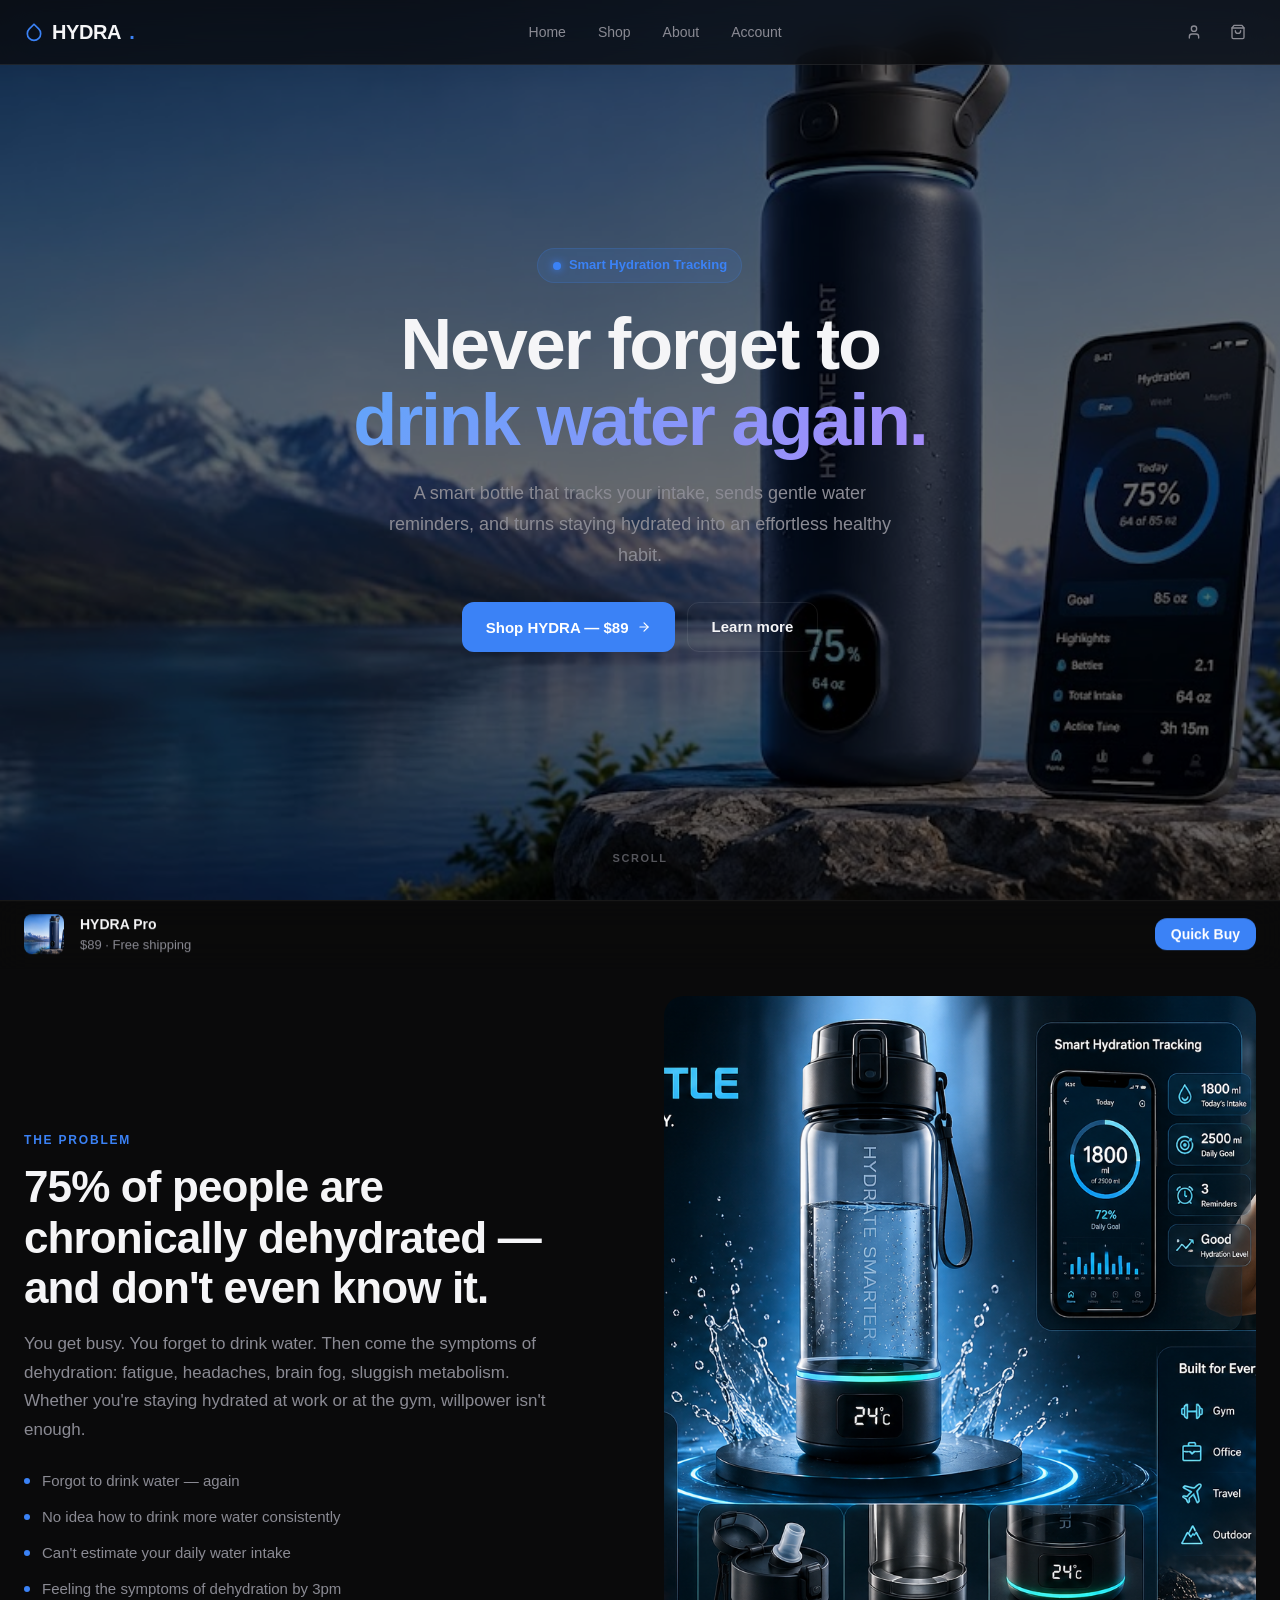
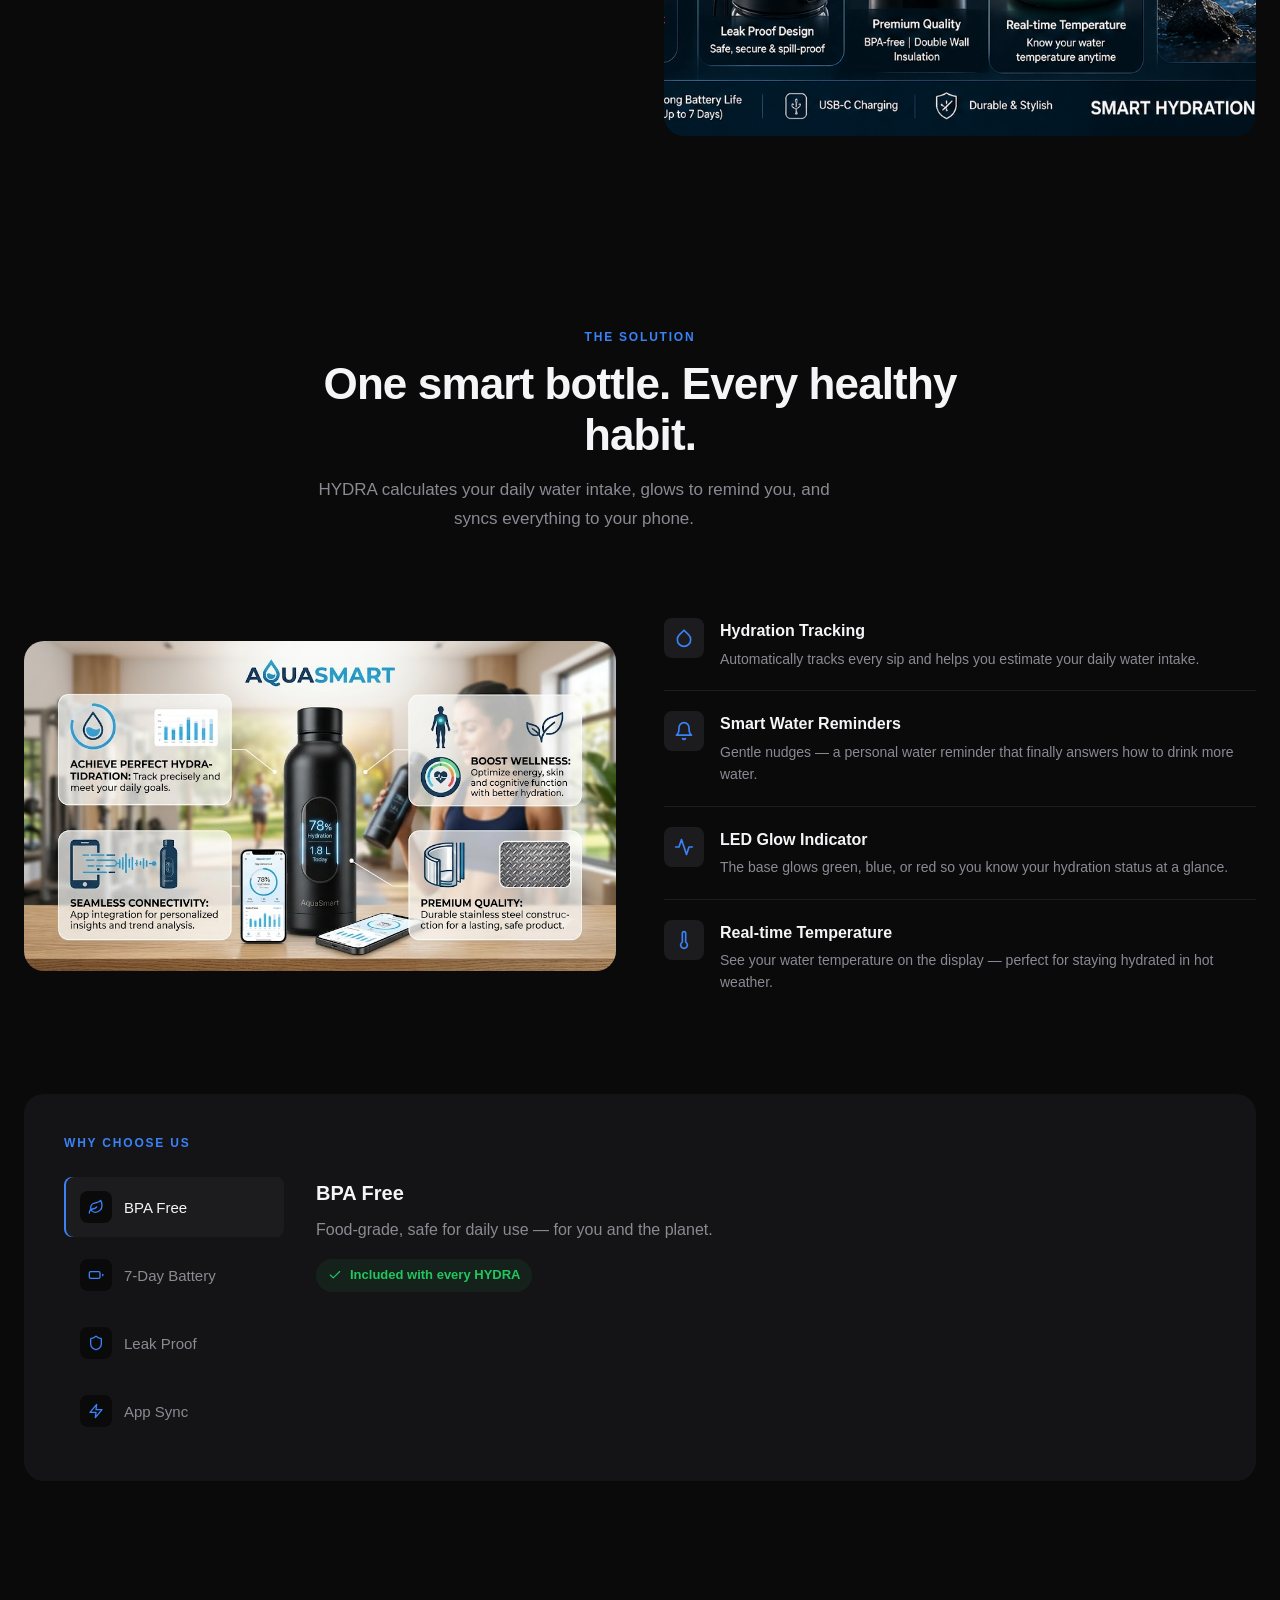
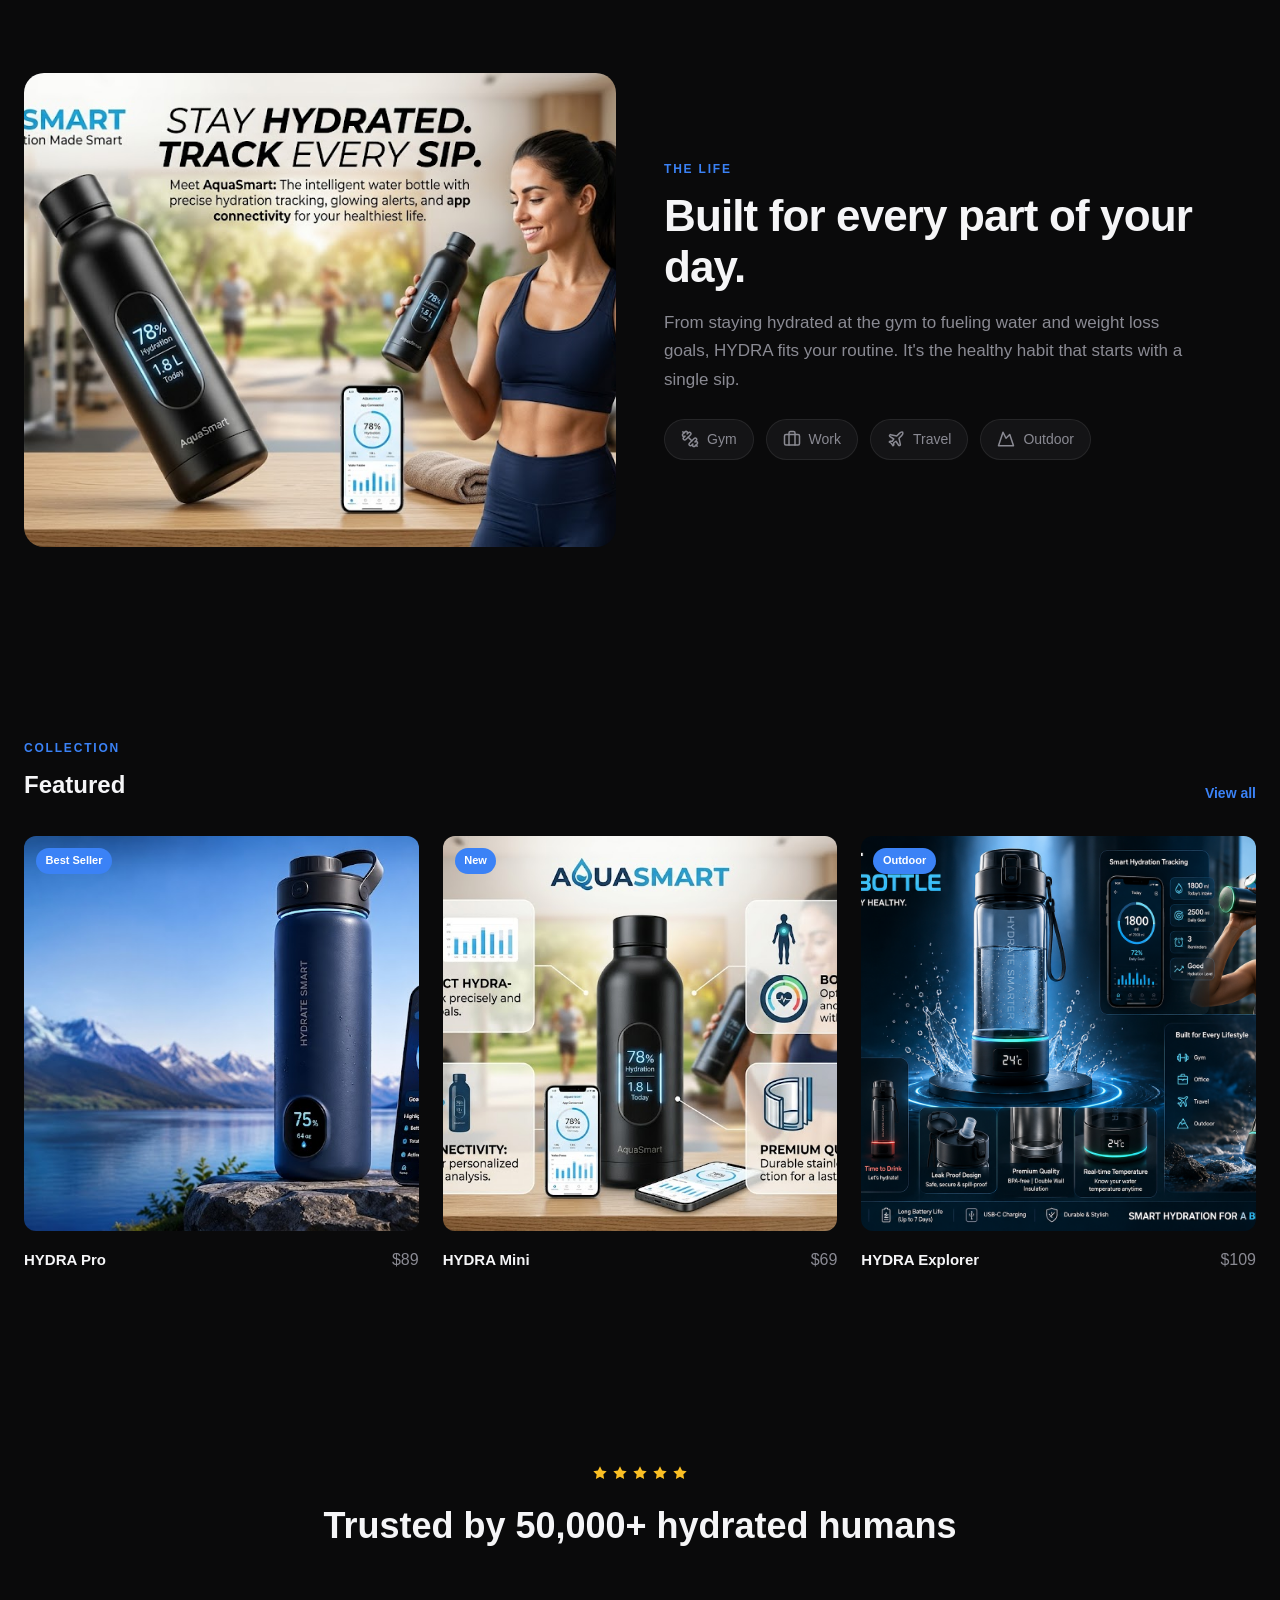
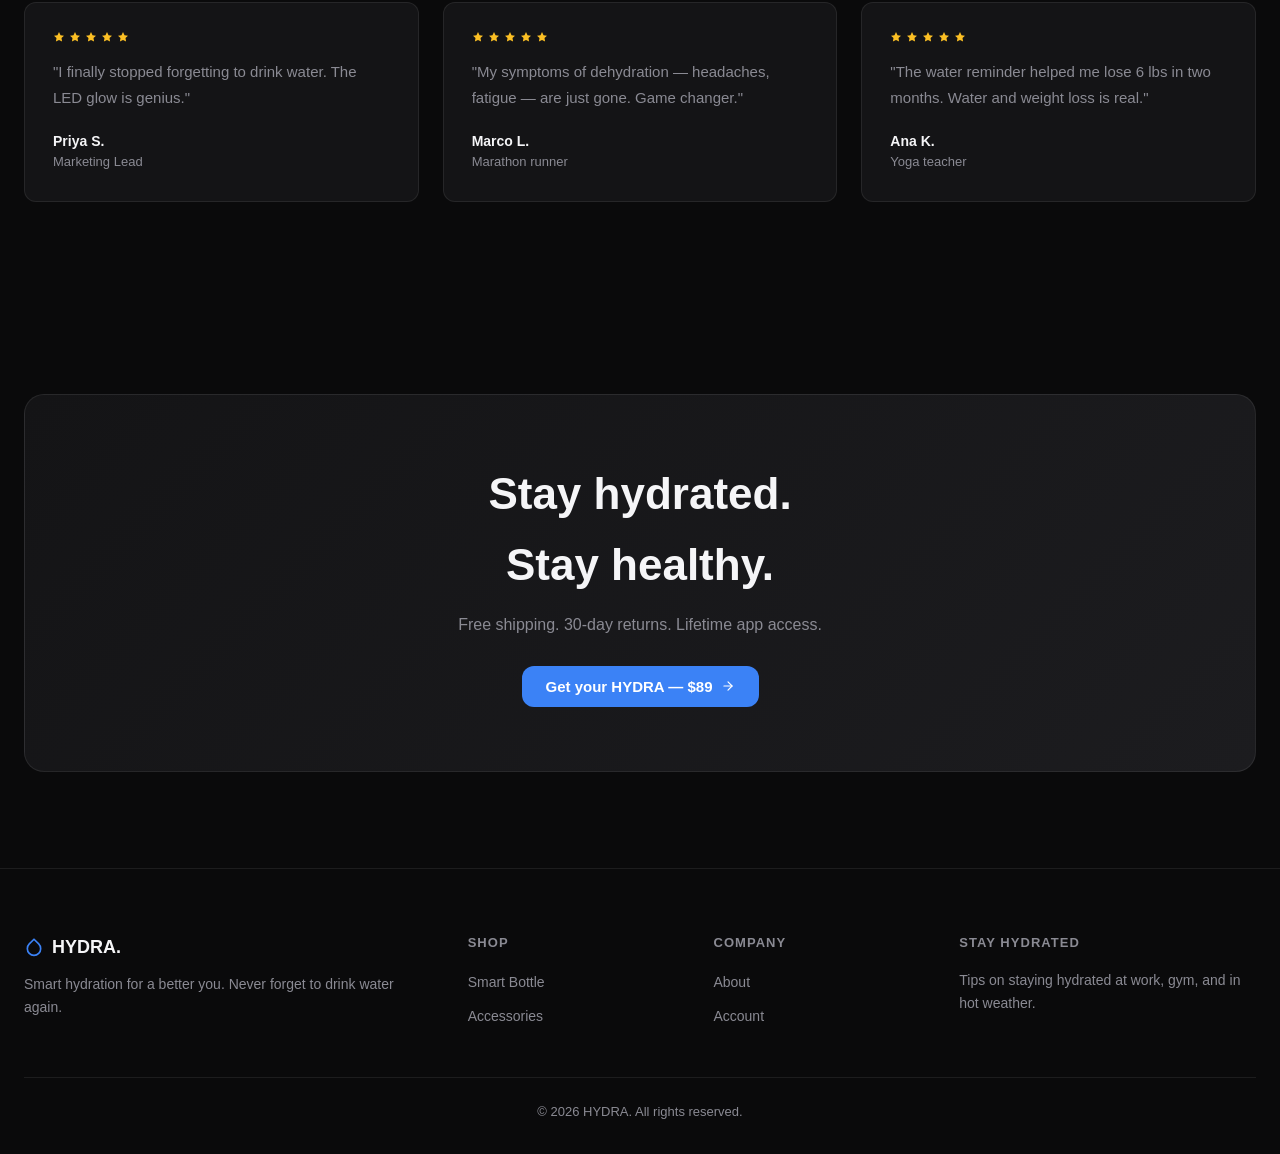
<file: index.html>
<!DOCTYPE html>
<html lang="en">
<head>
<meta charset="UTF-8">
<meta name="viewport" content="width=device-width, initial-scale=1.0">
<title>HYDRA — Smart Water Bottle. Stay Hydrated. Stay Healthy.</title>
<meta name="description" content="Forgot to drink water? HYDRA tracks your intake, sends smart water reminders, and helps you build healthy hydration habits — at work, at the gym, in hot weather.">
<link rel="stylesheet" href="styles.css">
</head>
<body>

<!-- ===================== HEADER ===================== -->
<header class="site-header">
  <div class="nav-inner">
    <a href="index.html" class="brand">
      <svg width="20" height="20" viewBox="0 0 24 24" fill="none" stroke="currentColor" stroke-width="2" stroke-linecap="round" stroke-linejoin="round"><path d="M12 2.69 6.343 8.343a8 8 0 1 0 11.314 0z"/></svg>
      HYDRA<span class="dot">.</span>
    </a>
    <nav class="nav-links">
      <a href="index.html">Home</a>
      <a href="product.html">Shop</a>
      <a href="about.html">About</a>
      <a href="account.html">Account</a>
    </nav>
    <div class="nav-actions">
      <a href="account.html" class="icon-btn account-link" aria-label="Account">
        <svg width="16" height="16" viewBox="0 0 24 24" fill="none" stroke="currentColor" stroke-width="2" stroke-linecap="round" stroke-linejoin="round"><path d="M19 21v-2a4 4 0 0 0-4-4H9a4 4 0 0 0-4 4v2"/><circle cx="12" cy="7" r="4"/></svg>
      </a>
      <button class="icon-btn" data-open-cart aria-label="Cart">
        <svg width="16" height="16" viewBox="0 0 24 24" fill="none" stroke="currentColor" stroke-width="2" stroke-linecap="round" stroke-linejoin="round"><path d="M6 2 3 6v14a2 2 0 0 0 2 2h14a2 2 0 0 0 2-2V6l-3-4Z"/><path d="M3 6h18"/><path d="M16 10a4 4 0 0 1-8 0"/></svg>
        <span class="cart-badge" style="display:none;">0</span>
      </button>
      <button class="icon-btn mobile-menu-btn" aria-label="Menu">
        <svg width="16" height="16" viewBox="0 0 24 24" fill="none" stroke="currentColor" stroke-width="2" stroke-linecap="round" stroke-linejoin="round"><line x1="4" y1="6" x2="20" y2="6"/><line x1="4" y1="12" x2="20" y2="12"/><line x1="4" y1="18" x2="20" y2="18"/></svg>
      </button>
    </div>
  </div>
  <nav class="mobile-nav">
    <a href="index.html">Home</a>
    <a href="product.html">Shop</a>
    <a href="about.html">About</a>
    <a href="account.html">Account</a>
  </nav>
</header>

<!-- ===================== HERO ===================== -->
<section class="hero" id="hero">
  <div class="hero-media" id="hero-media">
    <img src="banner.jpg.jpg" alt="Smart water bottle by a lake — stay hydrated">
  </div>
  <div class="hero-content">
    <div class="hero-badge">
      <span class="pulse-dot"></span>
      Smart Hydration Tracking
    </div>
    <h1 class="hero-title">
      Never forget to<br>
      <span class="grad">drink water again.</span>
    </h1>
    <p class="hero-sub">A smart bottle that tracks your intake, sends gentle water reminders, and turns staying hydrated into an effortless healthy habit.</p>
    <div class="hero-actions">
      <button class="btn btn-primary" data-add-to-cart
        data-id="hydra-pro" data-name="HYDRA Pro Smart Bottle" data-price="89"
        data-image="images/banner.png" data-variant="Midnight Blue · 750ml">
        Shop HYDRA — $89
        <svg width="14" height="14" viewBox="0 0 24 24" fill="none" stroke="currentColor" stroke-width="2" stroke-linecap="round" stroke-linejoin="round"><line x1="5" y1="12" x2="19" y2="12"/><polyline points="12 5 19 12 12 19"/></svg>
      </button>
      <a href="product.html" class="btn btn-outline">Learn more</a>
    </div>
  </div>
  <div class="scroll-hint">SCROLL</div>
</section>

<!-- ===================== PROBLEM ===================== -->
<section class="section">
  <div class="grid-2">
    <div class="reveal">
      <p class="eyebrow">The Problem</p>
      <h2 class="h2">75% of people are chronically dehydrated — and don't even know it.</h2>
      <p class="body-text">You get busy. You forget to drink water. Then come the symptoms of dehydration: fatigue, headaches, brain fog, sluggish metabolism. Whether you're staying hydrated at work or at the gym, willpower isn't enough.</p>
      <ul class="check-list">
        <li><span class="bullet"></span>Forgot to drink water — again</li>
        <li><span class="bullet"></span>No idea how to drink more water consistently</li>
        <li><span class="bullet"></span>Can't estimate your daily water intake</li>
        <li><span class="bullet"></span>Feeling the symptoms of dehydration by 3pm</li>
      </ul>
    </div>
    <div class="reveal" style="transition-delay:0.2s;">
      <div class="rounded-media aspect-4-5">
        <img src="intro.png" alt="Staying hydrated with a smart bottle">
      </div>
    </div>
  </div>
</section>

<!-- ===================== SOLUTION / FEATURES ===================== -->
<section class="section">
  <div class="reveal" style="text-align:center; max-width:42rem; margin:0 auto 4rem;">
    <p class="eyebrow">The Solution</p>
    <h2 class="h2">One smart bottle. Every healthy habit.</h2>
    <p class="body-text">HYDRA calculates your daily water intake, glows to remind you, and syncs everything to your phone.</p>
  </div>

  <div class="grid-2" style="margin-bottom:5rem;">
    <div class="reveal media-card">
      <img src="features.jpg.jpg" alt="Smart bottle features">
    </div>
    <div class="reveal" style="transition-delay:0.15s;">
      <div class="feature-row">
        <div class="feature-icon"><svg width="20" height="20" viewBox="0 0 24 24" fill="none" stroke="currentColor" stroke-width="2" stroke-linecap="round" stroke-linejoin="round"><path d="M12 2.69 6.343 8.343a8 8 0 1 0 11.314 0z"/></svg></div>
        <div><h3>Hydration Tracking</h3><p>Automatically tracks every sip and helps you estimate your daily water intake.</p></div>
      </div>
      <div class="feature-row">
        <div class="feature-icon"><svg width="20" height="20" viewBox="0 0 24 24" fill="none" stroke="currentColor" stroke-width="2" stroke-linecap="round" stroke-linejoin="round"><path d="M6 8a6 6 0 0 1 12 0c0 7 3 9 3 9H3s3-2 3-9"/><path d="M10.3 21a1.94 1.94 0 0 0 3.4 0"/></svg></div>
        <div><h3>Smart Water Reminders</h3><p>Gentle nudges — a personal water reminder that finally answers how to drink more water.</p></div>
      </div>
      <div class="feature-row">
        <div class="feature-icon"><svg width="20" height="20" viewBox="0 0 24 24" fill="none" stroke="currentColor" stroke-width="2" stroke-linecap="round" stroke-linejoin="round"><path d="M22 12h-4l-3 9L9 3l-3 9H2"/></svg></div>
        <div><h3>LED Glow Indicator</h3><p>The base glows green, blue, or red so you know your hydration status at a glance.</p></div>
      </div>
      <div class="feature-row">
        <div class="feature-icon"><svg width="20" height="20" viewBox="0 0 24 24" fill="none" stroke="currentColor" stroke-width="2" stroke-linecap="round" stroke-linejoin="round"><path d="M14 4v10.54a4 4 0 1 1-4 0V4a2 2 0 0 1 4 0Z"/></svg></div>
        <div><h3>Real-time Temperature</h3><p>See your water temperature on the display — perfect for staying hydrated in hot weather.</p></div>
      </div>
    </div>
  </div>

  <!-- Why Choose Us — interactive -->
  <div class="reveal why-choose">
    <p class="eyebrow">Why Choose Us</p>
    <div class="why-grid">
      <div class="why-list" id="why-list">
        <button class="why-item active" data-idx="0">
          <span class="icon-wrap"><svg width="16" height="16" viewBox="0 0 24 24" fill="none" stroke="currentColor" stroke-width="2" stroke-linecap="round" stroke-linejoin="round"><path d="M11 20A7 7 0 0 1 9.8 6.1C15.5 5 17 4.48 19 2c1 2 2 4.18 2 8 0 5.5-4.78 10-10 10Z"/><path d="M2 21c0-3 1.85-5.36 5.08-6C9.5 14.52 12 13 13 12"/></svg></span>
          <span class="label">BPA Free</span>
        </button>
        <button class="why-item" data-idx="1">
          <span class="icon-wrap"><svg width="16" height="16" viewBox="0 0 24 24" fill="none" stroke="currentColor" stroke-width="2" stroke-linecap="round" stroke-linejoin="round"><rect x="2" y="7" width="16" height="10" rx="2"/><line x1="22" y1="11" x2="22" y2="13"/></svg></span>
          <span class="label">7-Day Battery</span>
        </button>
        <button class="why-item" data-idx="2">
          <span class="icon-wrap"><svg width="16" height="16" viewBox="0 0 24 24" fill="none" stroke="currentColor" stroke-width="2" stroke-linecap="round" stroke-linejoin="round"><path d="M20 13c0 5-3.5 7.5-7.66 8.95a1 1 0 0 1-.67-.01C7.5 20.5 4 18 4 13V6a1 1 0 0 1 1-1c2 0 4.5-1.2 6.24-2.72a1.17 1.17 0 0 1 1.52 0C14.51 3.81 17 5 19 5a1 1 0 0 1 1 1z"/></svg></span>
          <span class="label">Leak Proof</span>
        </button>
        <button class="why-item" data-idx="3">
          <span class="icon-wrap"><svg width="16" height="16" viewBox="0 0 24 24" fill="none" stroke="currentColor" stroke-width="2" stroke-linecap="round" stroke-linejoin="round"><polygon points="13 2 3 14 12 14 11 22 21 10 12 10 13 2"/></svg></span>
          <span class="label">App Sync</span>
        </button>
      </div>
      <div class="why-detail" id="why-detail">
        <h3>BPA Free</h3>
        <p>Food-grade, safe for daily use — for you and the planet.</p>
        <div class="included">
          <svg width="14" height="14" viewBox="0 0 24 24" fill="none" stroke="currentColor" stroke-width="2" stroke-linecap="round" stroke-linejoin="round"><polyline points="20 6 9 17 4 12"/></svg>
          Included with every HYDRA
        </div>
      </div>
    </div>
  </div>
</section>

<!-- ===================== LIFESTYLE ===================== -->
<section class="section">
  <div class="grid-2">
    <div class="reveal">
      <div class="rounded-media aspect-5-4">
        <img src="lifestyle.jpg (2).jpg" alt="Woman staying hydrated during yoga">
      </div>
    </div>
    <div class="reveal" style="transition-delay:0.15s;">
      <p class="eyebrow">The Life</p>
      <h2 class="h2">Built for every part of your day.</h2>
      <p class="body-text">From staying hydrated at the gym to fueling water and weight loss goals, HYDRA fits your routine. It's the healthy habit that starts with a single sip.</p>
      <div class="chip-grid">
        <div class="chip"><svg width="18" height="18" viewBox="0 0 24 24" fill="none" stroke="currentColor" stroke-width="2" stroke-linecap="round" stroke-linejoin="round"><path d="M14.4 14.4 9.6 9.6"/><path d="M18.657 21.485a2 2 0 1 1-2.829-2.828l-1.767 1.768a2 2 0 1 1-2.829-2.829l6.364-6.364a2 2 0 1 1 2.829 2.829l-1.768 1.767a2 2 0 1 1 2.828 2.829z"/><path d="m21.5 21.5-1.4-1.4"/><path d="M3.9 3.9 2.5 2.5"/><path d="M6.404 12.768a2 2 0 1 1-2.829-2.829l1.768-1.767a2 2 0 1 1-2.828-2.829l2.828-2.828a2 2 0 1 1 2.829 2.828l1.767-1.768a2 2 0 1 1 2.829 2.829z"/></svg><span>Gym</span></div>
        <div class="chip"><svg width="18" height="18" viewBox="0 0 24 24" fill="none" stroke="currentColor" stroke-width="2" stroke-linecap="round" stroke-linejoin="round"><path d="M16 20V4a2 2 0 0 0-2-2h-4a2 2 0 0 0-2 2v16"/><rect x="2" y="6" width="20" height="14" rx="2"/></svg><span>Work</span></div>
        <div class="chip"><svg width="18" height="18" viewBox="0 0 24 24" fill="none" stroke="currentColor" stroke-width="2" stroke-linecap="round" stroke-linejoin="round"><path d="M17.8 19.2 16 11l3.5-3.5C21 6 21.5 4 21 3c-1-.5-3 0-4.5 1.5L13 8 4.8 6.2c-.5-.1-.9.1-1.1.5l-.3.5c-.2.5-.1 1 .3 1.3L9 12l-2 3H4l-1 1 3 2 2 3 1-1v-3l3-2 3.5 5.3c.3.4.8.5 1.3.3l.5-.2c.4-.3.6-.7.5-1.2z"/></svg><span>Travel</span></div>
        <div class="chip"><svg width="18" height="18" viewBox="0 0 24 24" fill="none" stroke="currentColor" stroke-width="2" stroke-linecap="round" stroke-linejoin="round"><path d="m8 3 4 8 5-5 5 15H2L8 3z"/></svg><span>Outdoor</span></div>
      </div>
    </div>
  </div>
</section>

<!-- ===================== FEATURED COLLECTIONS ===================== -->
<section class="section">
  <div class="reveal section-head">
    <div>
      <p class="eyebrow" style="margin-bottom:0.5rem;">Collection</p>
      <h2>Featured</h2>
    </div>
    <a href="product.html">View all</a>
  </div>
  <div class="grid-3">
    <div class="reveal">
      <a href="product.html" class="product-card">
        <div class="media"><img src="banner.jpg.jpg" alt="HYDRA Pro"><span class="tag-badge">Best Seller</span></div>
        <div class="product-meta"><p>HYDRA Pro</p><p>$89</p></div>
      </a>
    </div>
    <div class="reveal" style="transition-delay:0.1s;">
      <a href="product.html" class="product-card">
        <div class="media"><img src="features.jpg.jpg" alt="HYDRA Mini"><span class="tag-badge">New</span></div>
        <div class="product-meta"><p>HYDRA Mini</p><p>$69</p></div>
      </a>
    </div>
    <div class="reveal" style="transition-delay:0.2s;">
      <a href="product.html" class="product-card">
        <div class="media"><img src="intro.png" alt="HYDRA Explorer"><span class="tag-badge">Outdoor</span></div>
        <div class="product-meta"><p>HYDRA Explorer</p><p>$109</p></div>
      </a>
    </div>
  </div>
</section>

<!-- ===================== SOCIAL PROOF ===================== -->
<section class="section">
  <div class="reveal testi-head">
    <div class="stars">
      <svg width="16" height="16" viewBox="0 0 24 24"><polygon points="12 2 15.09 8.26 22 9.27 17 14.14 18.18 21.02 12 17.77 5.82 21.02 7 14.14 2 9.27 8.91 8.26 12 2"/></svg>
      <svg width="16" height="16" viewBox="0 0 24 24"><polygon points="12 2 15.09 8.26 22 9.27 17 14.14 18.18 21.02 12 17.77 5.82 21.02 7 14.14 2 9.27 8.91 8.26 12 2"/></svg>
      <svg width="16" height="16" viewBox="0 0 24 24"><polygon points="12 2 15.09 8.26 22 9.27 17 14.14 18.18 21.02 12 17.77 5.82 21.02 7 14.14 2 9.27 8.91 8.26 12 2"/></svg>
      <svg width="16" height="16" viewBox="0 0 24 24"><polygon points="12 2 15.09 8.26 22 9.27 17 14.14 18.18 21.02 12 17.77 5.82 21.02 7 14.14 2 9.27 8.91 8.26 12 2"/></svg>
      <svg width="16" height="16" viewBox="0 0 24 24"><polygon points="12 2 15.09 8.26 22 9.27 17 14.14 18.18 21.02 12 17.77 5.82 21.02 7 14.14 2 9.27 8.91 8.26 12 2"/></svg>
    </div>
    <h2>Trusted by 50,000+ hydrated humans</h2>
  </div>
  <div class="grid-3">
    <div class="reveal testi-card">
      <div class="stars">
        <svg width="12" height="12" viewBox="0 0 24 24"><polygon points="12 2 15.09 8.26 22 9.27 17 14.14 18.18 21.02 12 17.77 5.82 21.02 7 14.14 2 9.27 8.91 8.26 12 2"/></svg>
        <svg width="12" height="12" viewBox="0 0 24 24"><polygon points="12 2 15.09 8.26 22 9.27 17 14.14 18.18 21.02 12 17.77 5.82 21.02 7 14.14 2 9.27 8.91 8.26 12 2"/></svg>
        <svg width="12" height="12" viewBox="0 0 24 24"><polygon points="12 2 15.09 8.26 22 9.27 17 14.14 18.18 21.02 12 17.77 5.82 21.02 7 14.14 2 9.27 8.91 8.26 12 2"/></svg>
        <svg width="12" height="12" viewBox="0 0 24 24"><polygon points="12 2 15.09 8.26 22 9.27 17 14.14 18.18 21.02 12 17.77 5.82 21.02 7 14.14 2 9.27 8.91 8.26 12 2"/></svg>
        <svg width="12" height="12" viewBox="0 0 24 24"><polygon points="12 2 15.09 8.26 22 9.27 17 14.14 18.18 21.02 12 17.77 5.82 21.02 7 14.14 2 9.27 8.91 8.26 12 2"/></svg>
      </div>
      <p class="quote">"I finally stopped forgetting to drink water. The LED glow is genius."</p>
      <div class="who"><p class="name">Priya S.</p><p class="role">Marketing Lead</p></div>
    </div>
    <div class="reveal testi-card" style="transition-delay:0.1s;">
      <div class="stars">
        <svg width="12" height="12" viewBox="0 0 24 24"><polygon points="12 2 15.09 8.26 22 9.27 17 14.14 18.18 21.02 12 17.77 5.82 21.02 7 14.14 2 9.27 8.91 8.26 12 2"/></svg>
        <svg width="12" height="12" viewBox="0 0 24 24"><polygon points="12 2 15.09 8.26 22 9.27 17 14.14 18.18 21.02 12 17.77 5.82 21.02 7 14.14 2 9.27 8.91 8.26 12 2"/></svg>
        <svg width="12" height="12" viewBox="0 0 24 24"><polygon points="12 2 15.09 8.26 22 9.27 17 14.14 18.18 21.02 12 17.77 5.82 21.02 7 14.14 2 9.27 8.91 8.26 12 2"/></svg>
        <svg width="12" height="12" viewBox="0 0 24 24"><polygon points="12 2 15.09 8.26 22 9.27 17 14.14 18.18 21.02 12 17.77 5.82 21.02 7 14.14 2 9.27 8.91 8.26 12 2"/></svg>
        <svg width="12" height="12" viewBox="0 0 24 24"><polygon points="12 2 15.09 8.26 22 9.27 17 14.14 18.18 21.02 12 17.77 5.82 21.02 7 14.14 2 9.27 8.91 8.26 12 2"/></svg>
      </div>
      <p class="quote">"My symptoms of dehydration — headaches, fatigue — are just gone. Game changer."</p>
      <div class="who"><p class="name">Marco L.</p><p class="role">Marathon runner</p></div>
    </div>
    <div class="reveal testi-card" style="transition-delay:0.2s;">
      <div class="stars">
        <svg width="12" height="12" viewBox="0 0 24 24"><polygon points="12 2 15.09 8.26 22 9.27 17 14.14 18.18 21.02 12 17.77 5.82 21.02 7 14.14 2 9.27 8.91 8.26 12 2"/></svg>
        <svg width="12" height="12" viewBox="0 0 24 24"><polygon points="12 2 15.09 8.26 22 9.27 17 14.14 18.18 21.02 12 17.77 5.82 21.02 7 14.14 2 9.27 8.91 8.26 12 2"/></svg>
        <svg width="12" height="12" viewBox="0 0 24 24"><polygon points="12 2 15.09 8.26 22 9.27 17 14.14 18.18 21.02 12 17.77 5.82 21.02 7 14.14 2 9.27 8.91 8.26 12 2"/></svg>
        <svg width="12" height="12" viewBox="0 0 24 24"><polygon points="12 2 15.09 8.26 22 9.27 17 14.14 18.18 21.02 12 17.77 5.82 21.02 7 14.14 2 9.27 8.91 8.26 12 2"/></svg>
        <svg width="12" height="12" viewBox="0 0 24 24"><polygon points="12 2 15.09 8.26 22 9.27 17 14.14 18.18 21.02 12 17.77 5.82 21.02 7 14.14 2 9.27 8.91 8.26 12 2"/></svg>
      </div>
      <p class="quote">"The water reminder helped me lose 6 lbs in two months. Water and weight loss is real."</p>
      <div class="who"><p class="name">Ana K.</p><p class="role">Yoga teacher</p></div>
    </div>
  </div>
</section>

<!-- ===================== FINAL CTA ===================== -->
<section class="section">
  <div class="reveal cta-box">
    <h2>Stay hydrated.<br>Stay healthy.</h2>
    <p>Free shipping. 30-day returns. Lifetime app access.</p>
    <button class="btn btn-primary" data-add-to-cart
      data-id="hydra-pro" data-name="HYDRA Pro Smart Bottle" data-price="89"
      data-image="banner.jpg.jpg" data-variant="Midnight Blue · 750ml">
      Get your HYDRA — $89
      <svg width="14" height="14" viewBox="0 0 24 24" fill="none" stroke="currentColor" stroke-width="2" stroke-linecap="round" stroke-linejoin="round"><line x1="5" y1="12" x2="19" y2="12"/><polyline points="12 5 19 12 12 19"/></svg>
    </button>
  </div>
</section>

<!-- ===================== STICKY QUICK BUY ===================== -->
<div class="quick-buy" id="quick-buy">
  <img src="banner.jpg.jpg" alt="">
  <div class="info"><p>HYDRA Pro</p><p>$89 · Free shipping</p></div>
  <button class="btn btn-primary btn-sm" data-add-to-cart
    data-id="hydra-pro" data-name="HYDRA Pro Smart Bottle" data-price="89"
    data-image="banner.jpg" data-variant="Midnight Blue · 750ml">
    Quick Buy
  </button>
</div>

<!-- ===================== FOOTER ===================== -->
<footer class="site-footer">
  <div class="footer-grid">
    <div class="footer-col">
      <div class="footer-brand">
        <svg width="20" height="20" viewBox="0 0 24 24" fill="none" stroke="currentColor" stroke-width="2" stroke-linecap="round" stroke-linejoin="round"><path d="M12 2.69 6.343 8.343a8 8 0 1 0 11.314 0z"/></svg>
        HYDRA.
      </div>
      <p class="text-muted" style="font-size:0.875rem;">Smart hydration for a better you. Never forget to drink water again.</p>
    </div>
    <div class="footer-col">
      <h4>Shop</h4>
      <ul><li><a href="product.html">Smart Bottle</a></li><li><a href="product.html">Accessories</a></li></ul>
    </div>
    <div class="footer-col">
      <h4>Company</h4>
      <ul><li><a href="about.html">About</a></li><li><a href="account.html">Account</a></li></ul>
    </div>
    <div class="footer-col">
      <h4>Stay hydrated</h4>
      <p class="text-muted" style="font-size:0.875rem;">Tips on staying hydrated at work, gym, and in hot weather.</p>
    </div>
  </div>
  <div class="footer-bottom">© <span id="year"></span> HYDRA. All rights reserved.</div>
</footer>

<!-- ===================== CART DRAWER ===================== -->
<div class="overlay" data-close-cart></div>
<aside class="cart-drawer">
  <div class="cart-drawer-head">
    <h3>Your Cart</h3>
    <button class="icon-btn" data-close-cart aria-label="Close cart">
      <svg width="16" height="16" viewBox="0 0 24 24" fill="none" stroke="currentColor" stroke-width="2" stroke-linecap="round" stroke-linejoin="round"><line x1="18" y1="6" x2="6" y2="18"/><line x1="6" y1="6" x2="18" y2="18"/></svg>
    </button>
  </div>
  <div class="cart-items"></div>
  <div class="cart-footer" style="display:none;">
    <div class="cart-subtotal"><span>Subtotal</span><span>$0.00</span></div>
    <a href="checkout.html" class="btn btn-primary btn-block">Checkout</a>
  </div>
</aside>

<script src="main.js"></script>
<script>
  document.getElementById("year").textContent = new Date().getFullYear();

  // Hero parallax
  const heroMedia = document.getElementById("hero-media");
  const hero = document.getElementById("hero");
  window.addEventListener("scroll", () => {
    const rect = hero.getBoundingClientRect();
    const progress = Math.min(Math.max(-rect.top / hero.offsetHeight, 0), 1);
    const y = progress * 40;
    const scale = 1 + progress * 0.15;
    heroMedia.style.transform = `translateY(${y}%) scale(${scale})`;
    heroMedia.style.opacity = Math.max(1 - progress / 0.8, 0);
  }, { passive: true });

  // Quick buy sticky bar
  const quickBuy = document.getElementById("quick-buy");
  function updateQuickBuy() {
    const show = window.scrollY > 900 && Cart.count() === 0;
    quickBuy.classList.toggle("show", show);
  }
  window.addEventListener("scroll", updateQuickBuy, { passive: true });
  document.addEventListener("cart:change", updateQuickBuy);
  updateQuickBuy();

  // Why Choose Us interactive widget
  const whyData = [
    { title: "BPA Free", body: "Food-grade, safe for daily use — for you and the planet.",
      icon: '<svg width="16" height="16" viewBox="0 0 24 24" fill="none" stroke="currentColor" stroke-width="2" stroke-linecap="round" stroke-linejoin="round"><path d="M11 20A7 7 0 0 1 9.8 6.1C15.5 5 17 4.48 19 2c1 2 2 4.18 2 8 0 5.5-4.78 10-10 10Z"/><path d="M2 21c0-3 1.85-5.36 5.08-6C9.5 14.52 12 13 13 12"/></svg>' },
    { title: "7-Day Battery", body: "One USB-C charge lasts a full week of tracking.",
      icon: '<svg width="16" height="16" viewBox="0 0 24 24" fill="none" stroke="currentColor" stroke-width="2" stroke-linecap="round" stroke-linejoin="round"><rect x="2" y="7" width="16" height="10" rx="2"/><line x1="22" y1="11" x2="22" y2="13"/></svg>' },
    { title: "Leak Proof", body: "Double-lock lid engineered for backpacks and gym bags.",
      icon: '<svg width="16" height="16" viewBox="0 0 24 24" fill="none" stroke="currentColor" stroke-width="2" stroke-linecap="round" stroke-linejoin="round"><path d="M20 13c0 5-3.5 7.5-7.66 8.95a1 1 0 0 1-.67-.01C7.5 20.5 4 18 4 13V6a1 1 0 0 1 1-1c2 0 4.5-1.2 6.24-2.72a1.17 1.17 0 0 1 1.52 0C14.51 3.81 17 5 19 5a1 1 0 0 1 1 1z"/></svg>' },
    { title: "App Sync", body: "Personalized goals to calculate your daily water intake.",
      icon: '<svg width="16" height="16" viewBox="0 0 24 24" fill="none" stroke="currentColor" stroke-width="2" stroke-linecap="round" stroke-linejoin="round"><polygon points="13 2 3 14 12 14 11 22 21 10 12 10 13 2"/></svg>' },
  ];
  const whyItems = document.querySelectorAll(".why-item");
  const whyDetail = document.getElementById("why-detail");
  function setWhyActive(idx) {
    whyItems.forEach((el, i) => el.classList.toggle("active", i === idx));
    const d = whyData[idx];
    whyDetail.innerHTML = `
      <h3>${d.title}</h3>
      <p>${d.body}</p>
      <div class="included">
        <svg width="14" height="14" viewBox="0 0 24 24" fill="none" stroke="currentColor" stroke-width="2" stroke-linecap="round" stroke-linejoin="round"><polyline points="20 6 9 17 4 12"/></svg>
        Included with every HYDRA
      </div>`;
  }
  whyItems.forEach((el, i) => {
    el.addEventListener("mouseenter", () => setWhyActive(i));
    el.addEventListener("click", () => setWhyActive(i));
  });
</script>
</body>
</html>
</file>
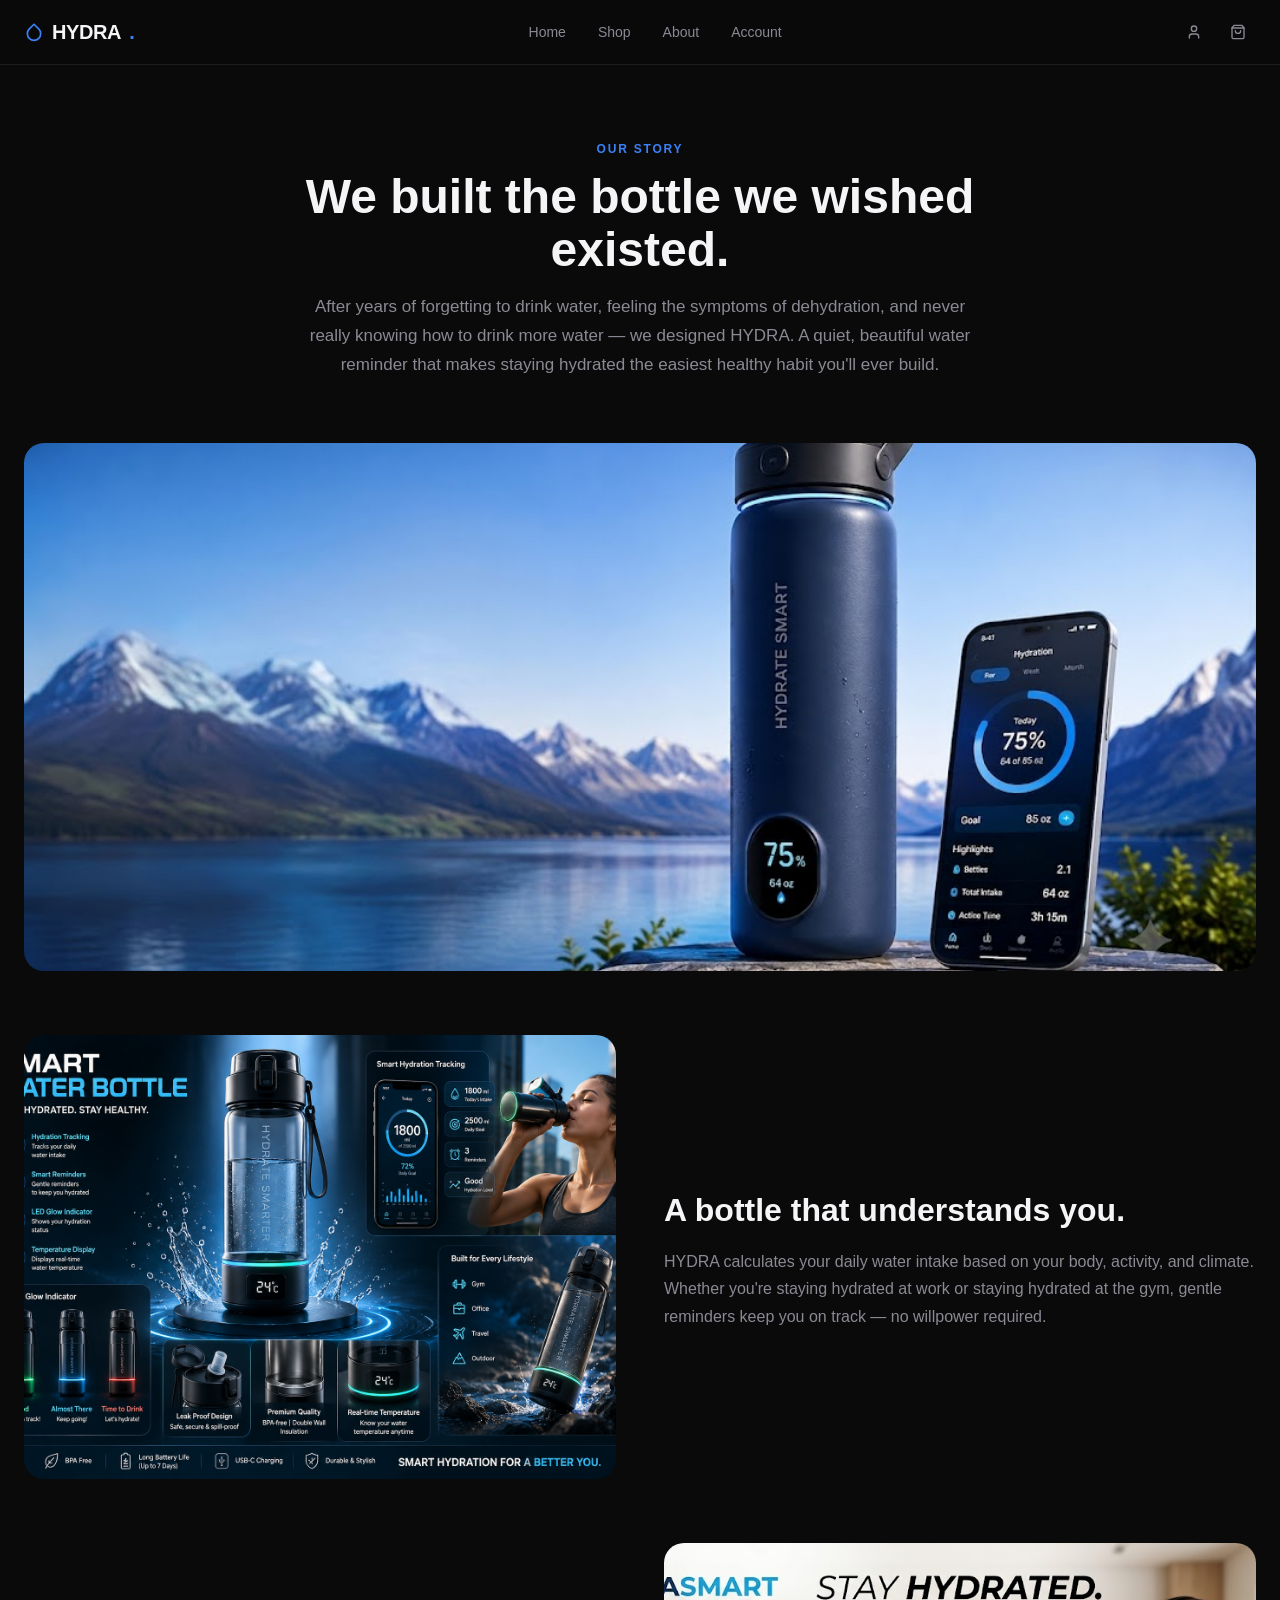
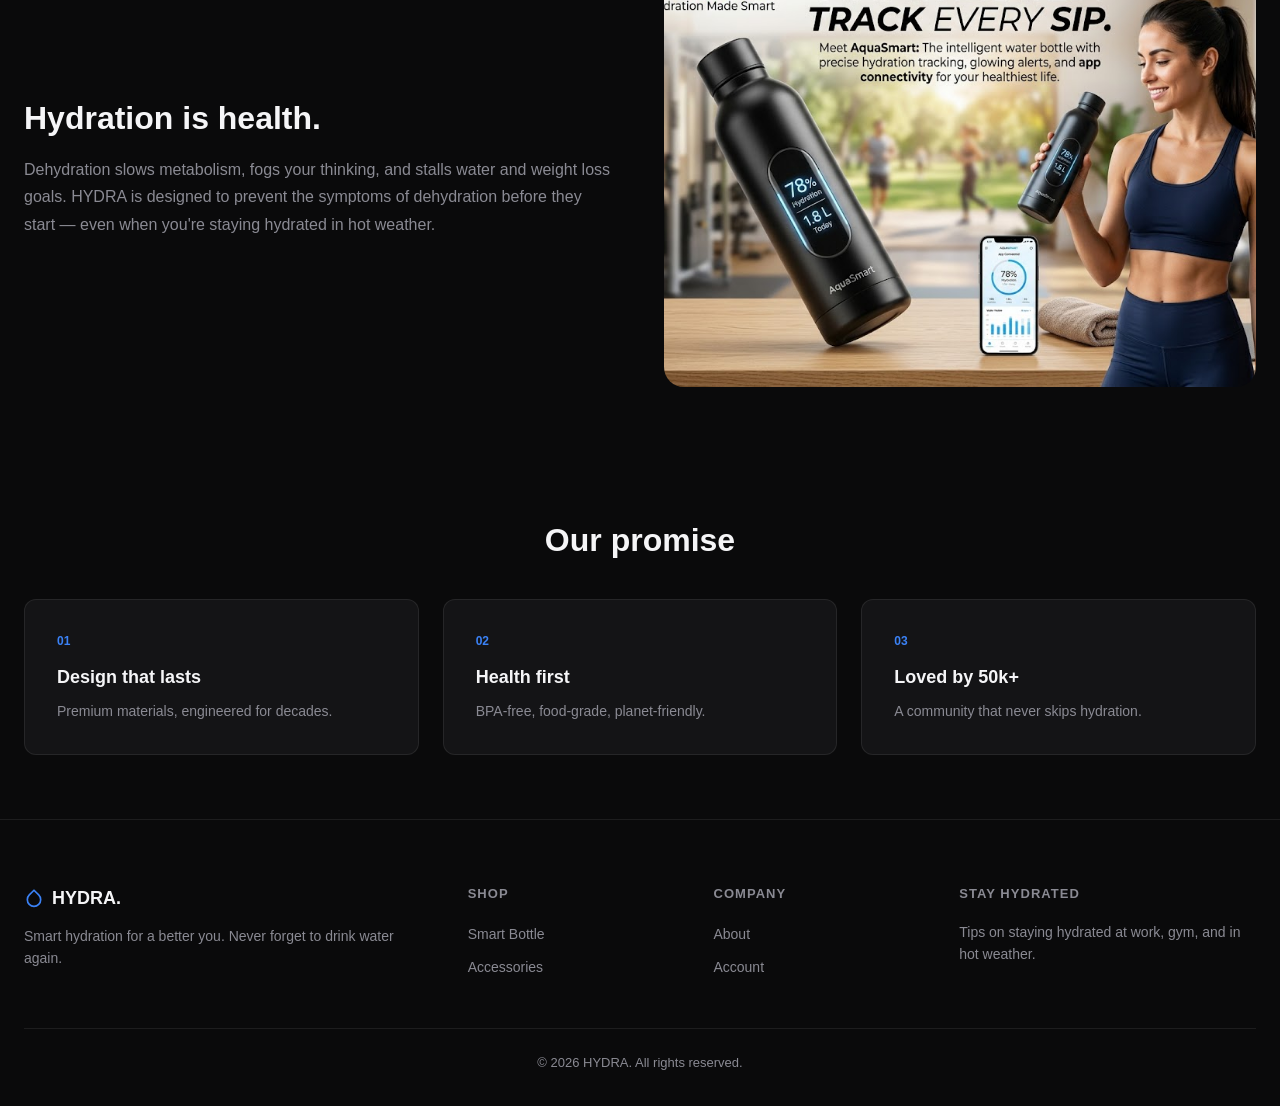
<file: about.html>
<!DOCTYPE html>
<html lang="en">
<head>
<meta charset="UTF-8">
<meta name="viewport" content="width=device-width, initial-scale=1.0">
<title>About HYDRA — Our Vision for Healthy Habits</title>
<meta name="description" content="HYDRA builds smart bottles that turn staying hydrated into an effortless healthy habit — from work to gym, in every climate.">
<link rel="stylesheet" href="styles.css">
</head>
<body>

<header class="site-header">
  <div class="nav-inner">
    <a href="index.html" class="brand">
      <svg width="20" height="20" viewBox="0 0 24 24" fill="none" stroke="currentColor" stroke-width="2" stroke-linecap="round" stroke-linejoin="round"><path d="M12 2.69 6.343 8.343a8 8 0 1 0 11.314 0z"/></svg>
      HYDRA<span class="dot">.</span>
    </a>
    <nav class="nav-links">
      <a href="index.html">Home</a>
      <a href="product.html">Shop</a>
      <a href="about.html">About</a>
      <a href="account.html">Account</a>
    </nav>
    <div class="nav-actions">
      <a href="account.html" class="icon-btn account-link" aria-label="Account">
        <svg width="16" height="16" viewBox="0 0 24 24" fill="none" stroke="currentColor" stroke-width="2" stroke-linecap="round" stroke-linejoin="round"><path d="M19 21v-2a4 4 0 0 0-4-4H9a4 4 0 0 0-4 4v2"/><circle cx="12" cy="7" r="4"/></svg>
      </a>
      <button class="icon-btn" data-open-cart aria-label="Cart">
        <svg width="16" height="16" viewBox="0 0 24 24" fill="none" stroke="currentColor" stroke-width="2" stroke-linecap="round" stroke-linejoin="round"><path d="M6 2 3 6v14a2 2 0 0 0 2 2h14a2 2 0 0 0 2-2V6l-3-4Z"/><path d="M3 6h18"/><path d="M16 10a4 4 0 0 1-8 0"/></svg>
        <span class="cart-badge" style="display:none;">0</span>
      </button>
      <button class="icon-btn mobile-menu-btn" aria-label="Menu">
        <svg width="16" height="16" viewBox="0 0 24 24" fill="none" stroke="currentColor" stroke-width="2" stroke-linecap="round" stroke-linejoin="round"><line x1="4" y1="6" x2="20" y2="6"/><line x1="4" y1="12" x2="20" y2="12"/><line x1="4" y1="18" x2="20" y2="18"/></svg>
      </button>
    </div>
  </div>
  <nav class="mobile-nav">
    <a href="index.html">Home</a>
    <a href="product.html">Shop</a>
    <a href="about.html">About</a>
    <a href="account.html">Account</a>
  </nav>
</header>

<section class="about-hero">
  <p class="eyebrow">Our Story</p>
  <h1>We built the bottle we wished existed.</h1>
  <p>After years of forgetting to drink water, feeling the symptoms of dehydration, and never really knowing how to drink more water — we designed HYDRA. A quiet, beautiful water reminder that makes staying hydrated the easiest healthy habit you'll ever build.</p>
</section>

<section class="about-banner">
  <div class="rounded-media aspect-21-9">
    <img src="banner.jpg.jpg" alt="Smart hydration lifestyle">
  </div>
</section>

<section class="about-split">
  <img src="intro.png" alt="Staying hydrated at work">
  <div>
    <h2>A bottle that understands you.</h2>
    <p>HYDRA calculates your daily water intake based on your body, activity, and climate. Whether you're staying hydrated at work or staying hydrated at the gym, gentle reminders keep you on track — no willpower required.</p>
  </div>
</section>

<section class="about-split reverse">
  <div class="img-col"><img src="lifestyle.jpg (2).jpg" alt="Hydration for wellness"></div>
  <div>
    <h2>Hydration is health.</h2>
    <p>Dehydration slows metabolism, fogs your thinking, and stalls water and weight loss goals. HYDRA is designed to prevent the symptoms of dehydration before they start — even when you're staying hydrated in hot weather.</p>
  </div>
</section>

<section class="promise-section">
  <h2>Our promise</h2>
  <div class="promise-grid">
    <div class="promise-card">
      <p class="num">01</p>
      <h3>Design that lasts</h3>
      <p>Premium materials, engineered for decades.</p>
    </div>
    <div class="promise-card">
      <p class="num">02</p>
      <h3>Health first</h3>
      <p>BPA-free, food-grade, planet-friendly.</p>
    </div>
    <div class="promise-card">
      <p class="num">03</p>
      <h3>Loved by 50k+</h3>
      <p>A community that never skips hydration.</p>
    </div>
  </div>
</section>

<footer class="site-footer">
  <div class="footer-grid">
    <div class="footer-col">
      <div class="footer-brand">
        <svg width="20" height="20" viewBox="0 0 24 24" fill="none" stroke="currentColor" stroke-width="2" stroke-linecap="round" stroke-linejoin="round"><path d="M12 2.69 6.343 8.343a8 8 0 1 0 11.314 0z"/></svg>
        HYDRA.
      </div>
      <p class="text-muted" style="font-size:0.875rem;">Smart hydration for a better you. Never forget to drink water again.</p>
    </div>
    <div class="footer-col">
      <h4>Shop</h4>
      <ul><li><a href="product.html">Smart Bottle</a></li><li><a href="product.html">Accessories</a></li></ul>
    </div>
    <div class="footer-col">
      <h4>Company</h4>
      <ul><li><a href="about.html">About</a></li><li><a href="account.html">Account</a></li></ul>
    </div>
    <div class="footer-col">
      <h4>Stay hydrated</h4>
      <p class="text-muted" style="font-size:0.875rem;">Tips on staying hydrated at work, gym, and in hot weather.</p>
    </div>
  </div>
  <div class="footer-bottom">© <span id="year"></span> HYDRA. All rights reserved.</div>
</footer>

<div class="overlay" data-close-cart></div>
<aside class="cart-drawer">
  <div class="cart-drawer-head">
    <h3>Your Cart</h3>
    <button class="icon-btn" data-close-cart aria-label="Close cart">
      <svg width="16" height="16" viewBox="0 0 24 24" fill="none" stroke="currentColor" stroke-width="2" stroke-linecap="round" stroke-linejoin="round"><line x1="18" y1="6" x2="6" y2="18"/><line x1="6" y1="6" x2="18" y2="18"/></svg>
    </button>
  </div>
  <div class="cart-items"></div>
  <div class="cart-footer" style="display:none;">
    <div class="cart-subtotal"><span>Subtotal</span><span>$0.00</span></div>
    <a href="checkout.html" class="btn btn-primary btn-block">Checkout</a>
  </div>
</aside>

<script src="main.js"></script>
<script>document.getElementById("year").textContent = new Date().getFullYear();</script>
</body>
</html>
</file>
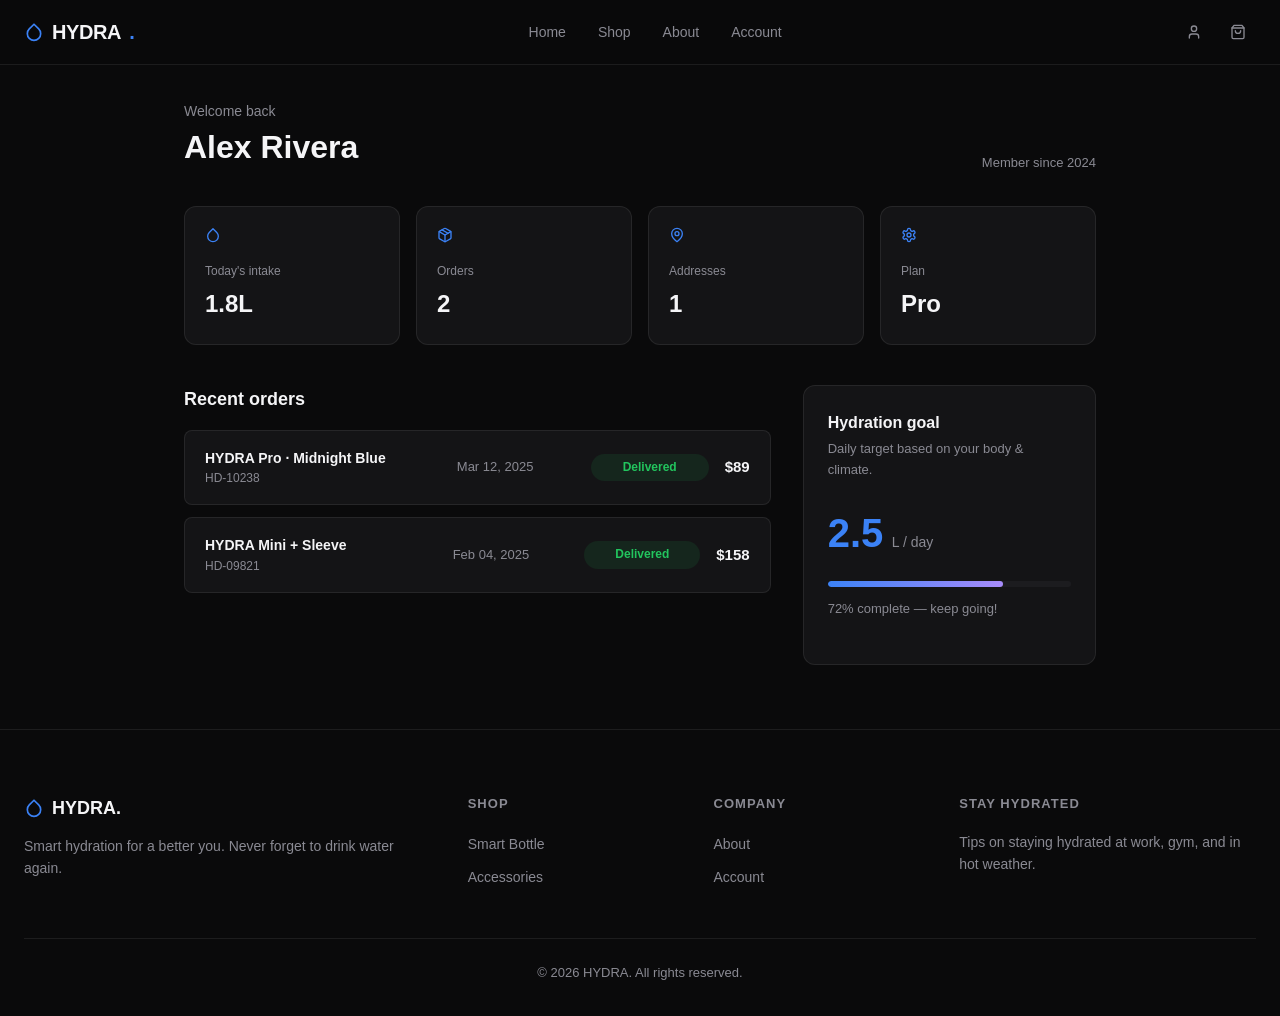
<file: account.html>
<!DOCTYPE html>
<html lang="en">
<head>
<meta charset="UTF-8">
<meta name="viewport" content="width=device-width, initial-scale=1.0">
<title>My Account — HYDRA</title>
<link rel="stylesheet" href="styles.css">
</head>
<body>

<header class="site-header">
  <div class="nav-inner">
    <a href="index.html" class="brand">
      <svg width="20" height="20" viewBox="0 0 24 24" fill="none" stroke="currentColor" stroke-width="2" stroke-linecap="round" stroke-linejoin="round"><path d="M12 2.69 6.343 8.343a8 8 0 1 0 11.314 0z"/></svg>
      HYDRA<span class="dot">.</span>
    </a>
    <nav class="nav-links">
      <a href="index.html">Home</a>
      <a href="product.html">Shop</a>
      <a href="about.html">About</a>
      <a href="account.html">Account</a>
    </nav>
    <div class="nav-actions">
      <a href="account.html" class="icon-btn account-link" aria-label="Account">
        <svg width="16" height="16" viewBox="0 0 24 24" fill="none" stroke="currentColor" stroke-width="2" stroke-linecap="round" stroke-linejoin="round"><path d="M19 21v-2a4 4 0 0 0-4-4H9a4 4 0 0 0-4 4v2"/><circle cx="12" cy="7" r="4"/></svg>
      </a>
      <button class="icon-btn" data-open-cart aria-label="Cart">
        <svg width="16" height="16" viewBox="0 0 24 24" fill="none" stroke="currentColor" stroke-width="2" stroke-linecap="round" stroke-linejoin="round"><path d="M6 2 3 6v14a2 2 0 0 0 2 2h14a2 2 0 0 0 2-2V6l-3-4Z"/><path d="M3 6h18"/><path d="M16 10a4 4 0 0 1-8 0"/></svg>
        <span class="cart-badge" style="display:none;">0</span>
      </button>
      <button class="icon-btn mobile-menu-btn" aria-label="Menu">
        <svg width="16" height="16" viewBox="0 0 24 24" fill="none" stroke="currentColor" stroke-width="2" stroke-linecap="round" stroke-linejoin="round"><line x1="4" y1="6" x2="20" y2="6"/><line x1="4" y1="12" x2="20" y2="12"/><line x1="4" y1="18" x2="20" y2="18"/></svg>
      </button>
    </div>
  </div>
  <nav class="mobile-nav">
    <a href="index.html">Home</a>
    <a href="product.html">Shop</a>
    <a href="about.html">About</a>
    <a href="account.html">Account</a>
  </nav>
</header>

<div class="account-page">
  <div class="account-layout">
    <div class="account-head">
      <div>
        <p class="text-muted" style="font-size:0.875rem;">Welcome back</p>
        <h1>Alex Rivera</h1>
      </div>
      <p class="member-since">Member since 2024</p>
    </div>

    <div class="stat-grid">
      <div class="stat-card">
        <svg width="16" height="16" viewBox="0 0 24 24" fill="none" stroke="currentColor" stroke-width="2" stroke-linecap="round" stroke-linejoin="round"><path d="M12 2.69 6.343 8.343a8 8 0 1 0 11.314 0z"/></svg>
        <p class="label">Today's intake</p>
        <p class="value">1.8L</p>
      </div>
      <div class="stat-card">
        <svg width="16" height="16" viewBox="0 0 24 24" fill="none" stroke="currentColor" stroke-width="2" stroke-linecap="round" stroke-linejoin="round"><path d="M16.5 9.4 7.55 4.24"/><path d="M21 16V8a2 2 0 0 0-1-1.73l-7-4a2 2 0 0 0-2 0l-7 4A2 2 0 0 0 3 8v8a2 2 0 0 0 1 1.73l7 4a2 2 0 0 0 2 0l7-4A2 2 0 0 0 21 16z"/><polyline points="3.29 7 12 12 20.71 7"/><line x1="12" y1="22" x2="12" y2="12"/></svg>
        <p class="label">Orders</p>
        <p class="value">2</p>
      </div>
      <div class="stat-card">
        <svg width="16" height="16" viewBox="0 0 24 24" fill="none" stroke="currentColor" stroke-width="2" stroke-linecap="round" stroke-linejoin="round"><path d="M20 10c0 6-8 12-8 12s-8-6-8-12a8 8 0 0 1 16 0Z"/><circle cx="12" cy="10" r="3"/></svg>
        <p class="label">Addresses</p>
        <p class="value">1</p>
      </div>
      <div class="stat-card">
        <svg width="16" height="16" viewBox="0 0 24 24" fill="none" stroke="currentColor" stroke-width="2" stroke-linecap="round" stroke-linejoin="round"><path d="M12.22 2h-.44a2 2 0 0 0-2 2v.18a2 2 0 0 1-1 1.73l-.43.25a2 2 0 0 1-2 0l-.15-.08a2 2 0 0 0-2.73.73l-.22.38a2 2 0 0 0 .73 2.73l.15.1a2 2 0 0 1 1 1.72v.51a2 2 0 0 1-1 1.74l-.15.09a2 2 0 0 0-.73 2.73l.22.38a2 2 0 0 0 2.73.73l.15-.08a2 2 0 0 1 2 0l.43.25a2 2 0 0 1 1 1.73V20a2 2 0 0 0 2 2h.44a2 2 0 0 0 2-2v-.18a2 2 0 0 1 1-1.73l.43-.25a2 2 0 0 1 2 0l.15.08a2 2 0 0 0 2.73-.73l.22-.39a2 2 0 0 0-.73-2.73l-.15-.08a2 2 0 0 1-1-1.74v-.5a2 2 0 0 1 1-1.74l.15-.09a2 2 0 0 0 .73-2.73l-.22-.38a2 2 0 0 0-2.73-.73l-.15.08a2 2 0 0 1-2 0l-.43-.25a2 2 0 0 1-1-1.73V4a2 2 0 0 0-2-2z"/><circle cx="12" cy="12" r="3"/></svg>
        <p class="label">Plan</p>
        <p class="value">Pro</p>
      </div>
    </div>

    <div class="account-grid">
      <div>
        <h2>Recent orders</h2>
        <div class="orders-table">
          <div class="order-item">
            <div>
              <p class="item-name">HYDRA Pro · Midnight Blue</p>
              <p class="item-id">HD-10238</p>
            </div>
            <p class="item-date">Mar 12, 2025</p>
            <span class="item-status">Delivered</span>
            <p class="item-total">$89</p>
          </div>
          <div class="order-item">
            <div>
              <p class="item-name">HYDRA Mini + Sleeve</p>
              <p class="item-id">HD-09821</p>
            </div>
            <p class="item-date">Feb 04, 2025</p>
            <span class="item-status">Delivered</span>
            <p class="item-total">$158</p>
          </div>
        </div>
      </div>

      <aside class="hydration-aside">
        <h3>Hydration goal</h3>
        <p>Daily target based on your body & climate.</p>
        <div class="hydration-value">
          <span class="num">2.5</span>
          <span class="unit">L / day</span>
        </div>
        <div class="progress-track"><div class="progress-fill"></div></div>
        <p class="progress-label">72% complete — keep going!</p>
      </aside>
    </div>
  </div>
</div>

<footer class="site-footer">
  <div class="footer-grid">
    <div class="footer-col">
      <div class="footer-brand">
        <svg width="20" height="20" viewBox="0 0 24 24" fill="none" stroke="currentColor" stroke-width="2" stroke-linecap="round" stroke-linejoin="round"><path d="M12 2.69 6.343 8.343a8 8 0 1 0 11.314 0z"/></svg>
        HYDRA.
      </div>
      <p class="text-muted" style="font-size:0.875rem;">Smart hydration for a better you. Never forget to drink water again.</p>
    </div>
    <div class="footer-col">
      <h4>Shop</h4>
      <ul><li><a href="product.html">Smart Bottle</a></li><li><a href="product.html">Accessories</a></li></ul>
    </div>
    <div class="footer-col">
      <h4>Company</h4>
      <ul><li><a href="about.html">About</a></li><li><a href="account.html">Account</a></li></ul>
    </div>
    <div class="footer-col">
      <h4>Stay hydrated</h4>
      <p class="text-muted" style="font-size:0.875rem;">Tips on staying hydrated at work, gym, and in hot weather.</p>
    </div>
  </div>
  <div class="footer-bottom">© <span id="year"></span> HYDRA. All rights reserved.</div>
</footer>

<div class="overlay" data-close-cart></div>
<aside class="cart-drawer">
  <div class="cart-drawer-head">
    <h3>Your Cart</h3>
    <button class="icon-btn" data-close-cart aria-label="Close cart">
      <svg width="16" height="16" viewBox="0 0 24 24" fill="none" stroke="currentColor" stroke-width="2" stroke-linecap="round" stroke-linejoin="round"><line x1="18" y1="6" x2="6" y2="18"/><line x1="6" y1="6" x2="18" y2="18"/></svg>
    </button>
  </div>
  <div class="cart-items"></div>
  <div class="cart-footer" style="display:none;">
    <div class="cart-subtotal"><span>Subtotal</span><span>$0.00</span></div>
    <a href="checkout.html" class="btn btn-primary btn-block">Checkout</a>
  </div>
</aside>

<script src="main.js"></script>
<script>document.getElementById("year").textContent = new Date().getFullYear();</script>
</body>
</html>
</file>
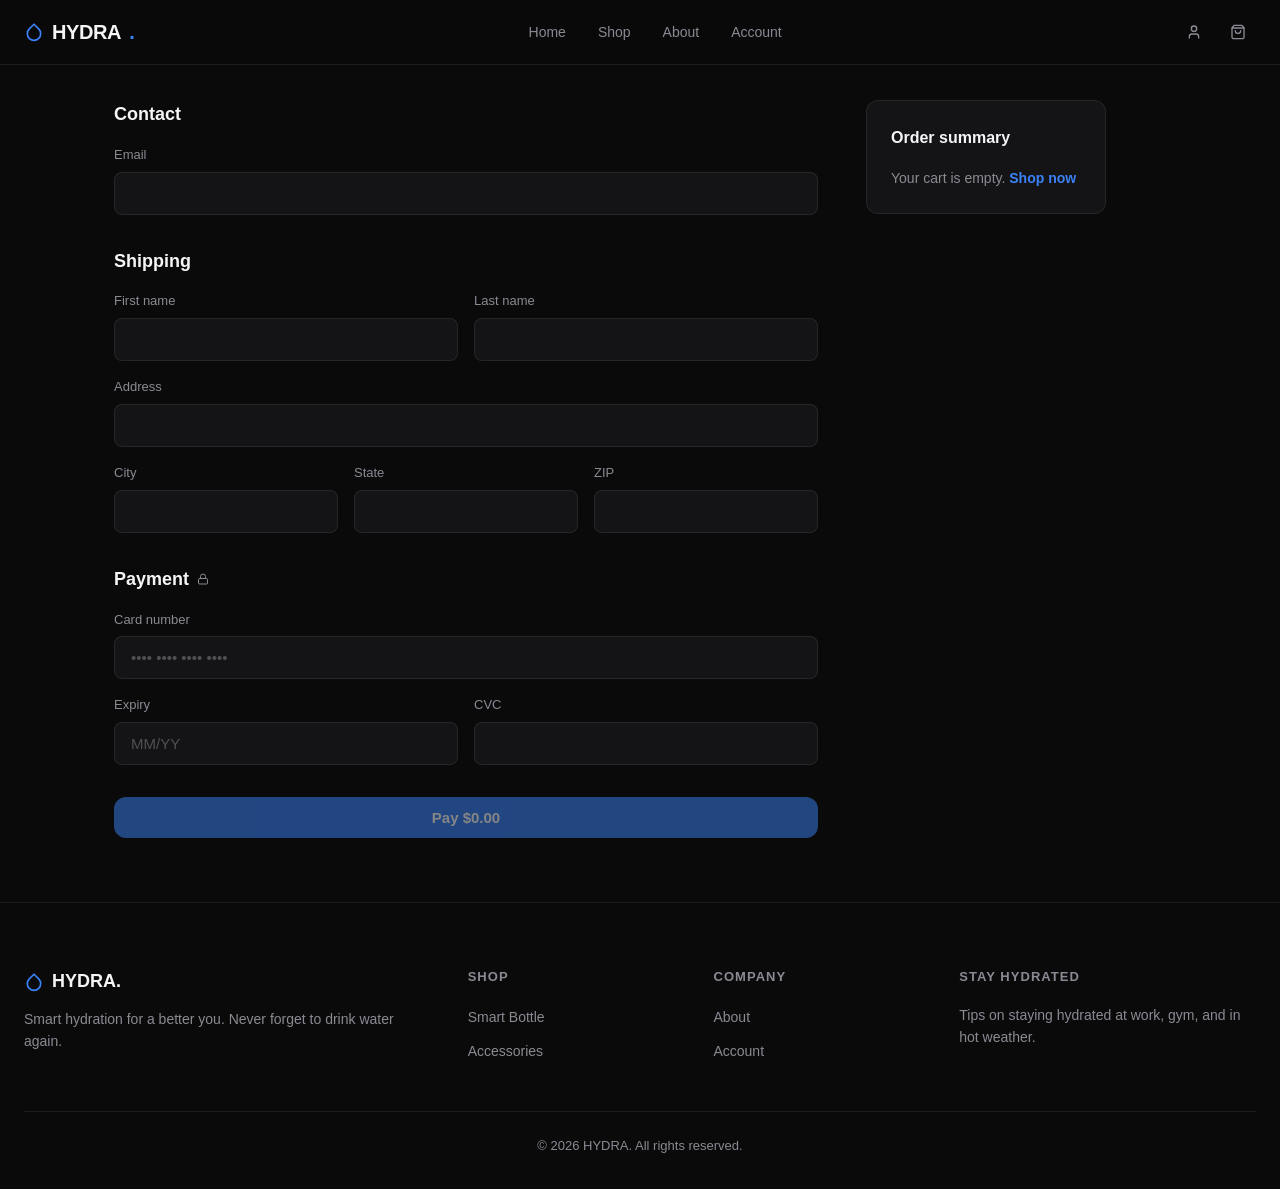
<file: checkout.html>
<!DOCTYPE html>
<html lang="en">
<head>
<meta charset="UTF-8">
<meta name="viewport" content="width=device-width, initial-scale=1.0">
<title>Checkout — HYDRA</title>
<link rel="stylesheet" href="styles.css">
</head>
<body>

<header class="site-header">
  <div class="nav-inner">
    <a href="index.html" class="brand">
      <svg width="20" height="20" viewBox="0 0 24 24" fill="none" stroke="currentColor" stroke-width="2" stroke-linecap="round" stroke-linejoin="round"><path d="M12 2.69 6.343 8.343a8 8 0 1 0 11.314 0z"/></svg>
      HYDRA<span class="dot">.</span>
    </a>
    <nav class="nav-links">
      <a href="index.html">Home</a>
      <a href="product.html">Shop</a>
      <a href="about.html">About</a>
      <a href="account.html">Account</a>
    </nav>
    <div class="nav-actions">
      <a href="account.html" class="icon-btn account-link" aria-label="Account">
        <svg width="16" height="16" viewBox="0 0 24 24" fill="none" stroke="currentColor" stroke-width="2" stroke-linecap="round" stroke-linejoin="round"><path d="M19 21v-2a4 4 0 0 0-4-4H9a4 4 0 0 0-4 4v2"/><circle cx="12" cy="7" r="4"/></svg>
      </a>
      <button class="icon-btn" data-open-cart aria-label="Cart">
        <svg width="16" height="16" viewBox="0 0 24 24" fill="none" stroke="currentColor" stroke-width="2" stroke-linecap="round" stroke-linejoin="round"><path d="M6 2 3 6v14a2 2 0 0 0 2 2h14a2 2 0 0 0 2-2V6l-3-4Z"/><path d="M3 6h18"/><path d="M16 10a4 4 0 0 1-8 0"/></svg>
        <span class="cart-badge" style="display:none;">0</span>
      </button>
      <button class="icon-btn mobile-menu-btn" aria-label="Menu">
        <svg width="16" height="16" viewBox="0 0 24 24" fill="none" stroke="currentColor" stroke-width="2" stroke-linecap="round" stroke-linejoin="round"><line x1="4" y1="6" x2="20" y2="6"/><line x1="4" y1="12" x2="20" y2="12"/><line x1="4" y1="18" x2="20" y2="18"/></svg>
      </button>
    </div>
  </div>
  <nav class="mobile-nav">
    <a href="index.html">Home</a>
    <a href="product.html">Shop</a>
    <a href="about.html">About</a>
    <a href="account.html">Account</a>
  </nav>
</header>

<!-- Checkout form view -->
<div class="checkout-page" id="checkout-view">
  <div class="checkout-layout">
    <form class="checkout-form" id="checkout-form">
      <div class="form-section">
        <h2>Contact</h2>
        <div class="form-grid">
          <label class="field"><span>Email</span><input type="email" required></label>
        </div>
      </div>
      <div class="form-section">
        <h2>Shipping</h2>
        <div class="form-grid">
          <div class="form-row-2">
            <label class="field"><span>First name</span><input type="text" required></label>
            <label class="field"><span>Last name</span><input type="text" required></label>
          </div>
          <label class="field"><span>Address</span><input type="text" required></label>
          <div class="form-row-3">
            <label class="field"><span>City</span><input type="text" required></label>
            <label class="field"><span>State</span><input type="text" required></label>
            <label class="field"><span>ZIP</span><input type="text" required></label>
          </div>
        </div>
      </div>
      <div class="form-section">
        <h2>Payment <svg class="lock" width="12" height="12" viewBox="0 0 24 24" fill="none" stroke="currentColor" stroke-width="2" stroke-linecap="round" stroke-linejoin="round"><rect x="3" y="11" width="18" height="11" rx="2"/><path d="M7 11V7a5 5 0 0 1 10 0v4"/></svg></h2>
        <div class="form-grid">
          <label class="field"><span>Card number</span><input type="text" placeholder="•••• •••• •••• ••••" required></label>
          <div class="form-row-2">
            <label class="field"><span>Expiry</span><input type="text" placeholder="MM/YY" required></label>
            <label class="field"><span>CVC</span><input type="text" required></label>
          </div>
        </div>
      </div>
      <button type="submit" class="btn btn-primary btn-block" id="pay-btn">Pay $0.00</button>
    </form>

    <aside class="order-summary" id="order-summary">
      <h3>Order summary</h3>
      <!-- filled by JS -->
    </aside>
  </div>
</div>

<!-- Order confirmed view -->
<div class="order-confirmed" id="confirmed-view" style="display:none;">
  <div class="check-circle">
    <svg width="32" height="32" viewBox="0 0 24 24" fill="none" stroke="currentColor" stroke-width="2" stroke-linecap="round" stroke-linejoin="round"><polyline points="20 6 9 17 4 12"/></svg>
  </div>
  <h1>Order confirmed</h1>
  <p>Your HYDRA is on its way. Get ready for the healthiest habit of your life.</p>
  <a href="index.html" class="btn btn-primary">Back to home</a>
</div>

<footer class="site-footer">
  <div class="footer-grid">
    <div class="footer-col">
      <div class="footer-brand">
        <svg width="20" height="20" viewBox="0 0 24 24" fill="none" stroke="currentColor" stroke-width="2" stroke-linecap="round" stroke-linejoin="round"><path d="M12 2.69 6.343 8.343a8 8 0 1 0 11.314 0z"/></svg>
        HYDRA.
      </div>
      <p class="text-muted" style="font-size:0.875rem;">Smart hydration for a better you. Never forget to drink water again.</p>
    </div>
    <div class="footer-col">
      <h4>Shop</h4>
      <ul><li><a href="product.html">Smart Bottle</a></li><li><a href="product.html">Accessories</a></li></ul>
    </div>
    <div class="footer-col">
      <h4>Company</h4>
      <ul><li><a href="about.html">About</a></li><li><a href="account.html">Account</a></li></ul>
    </div>
    <div class="footer-col">
      <h4>Stay hydrated</h4>
      <p class="text-muted" style="font-size:0.875rem;">Tips on staying hydrated at work, gym, and in hot weather.</p>
    </div>
  </div>
  <div class="footer-bottom">© <span id="year"></span> HYDRA. All rights reserved.</div>
</footer>

<div class="overlay" data-close-cart></div>
<aside class="cart-drawer">
  <div class="cart-drawer-head">
    <h3>Your Cart</h3>
    <button class="icon-btn" data-close-cart aria-label="Close cart">
      <svg width="16" height="16" viewBox="0 0 24 24" fill="none" stroke="currentColor" stroke-width="2" stroke-linecap="round" stroke-linejoin="round"><line x1="18" y1="6" x2="6" y2="18"/><line x1="6" y1="6" x2="18" y2="18"/></svg>
    </button>
  </div>
  <div class="cart-items"></div>
  <div class="cart-footer" style="display:none;">
    <div class="cart-subtotal"><span>Subtotal</span><span>$0.00</span></div>
    <a href="checkout.html" class="btn btn-primary btn-block">Checkout</a>
  </div>
</aside>

<script src="main.js"></script>
<script>
  document.getElementById("year").textContent = new Date().getFullYear();

  function renderOrderSummary() {
    const wrap = document.getElementById("order-summary");
    const items = Cart.items();
    const total = Cart.total();
    document.getElementById("pay-btn").textContent = `Pay $${total.toFixed(2)}`;
    document.getElementById("pay-btn").disabled = items.length === 0;

    if (items.length === 0) {
      wrap.innerHTML = `<h3>Order summary</h3><p class="empty">Your cart is empty. <a href="product.html">Shop now</a></p>`;
      return;
    }
    wrap.innerHTML = `
      <h3>Order summary</h3>
      ${items.map((i) => `
        <div class="order-row">
          <img src="${i.image}" alt="">
          <div class="order-row-body">
            <p>${i.name}</p>
            <p>${i.variant ?? ""} · Qty ${i.qty}</p>
          </div>
          <p class="order-row-price">$${(i.price * i.qty).toFixed(2)}</p>
        </div>
      `).join("")}
      <div class="summary-totals">
        <div class="summary-row"><span>Subtotal</span><span>$${total.toFixed(2)}</span></div>
        <div class="summary-row"><span>Shipping</span><span>Free</span></div>
        <div class="summary-row bold"><span>Total</span><span>$${total.toFixed(2)}</span></div>
      </div>`;
  }
  renderOrderSummary();
  document.addEventListener("cart:change", renderOrderSummary);

  document.getElementById("checkout-form").addEventListener("submit", (e) => {
    e.preventDefault();
    if (Cart.items().length === 0) return;
    Cart.clear();
    document.getElementById("checkout-view").style.display = "none";
    document.getElementById("confirmed-view").style.display = "block";
    window.scrollTo(0, 0);
  });
</script>
</body>
</html>
</file>
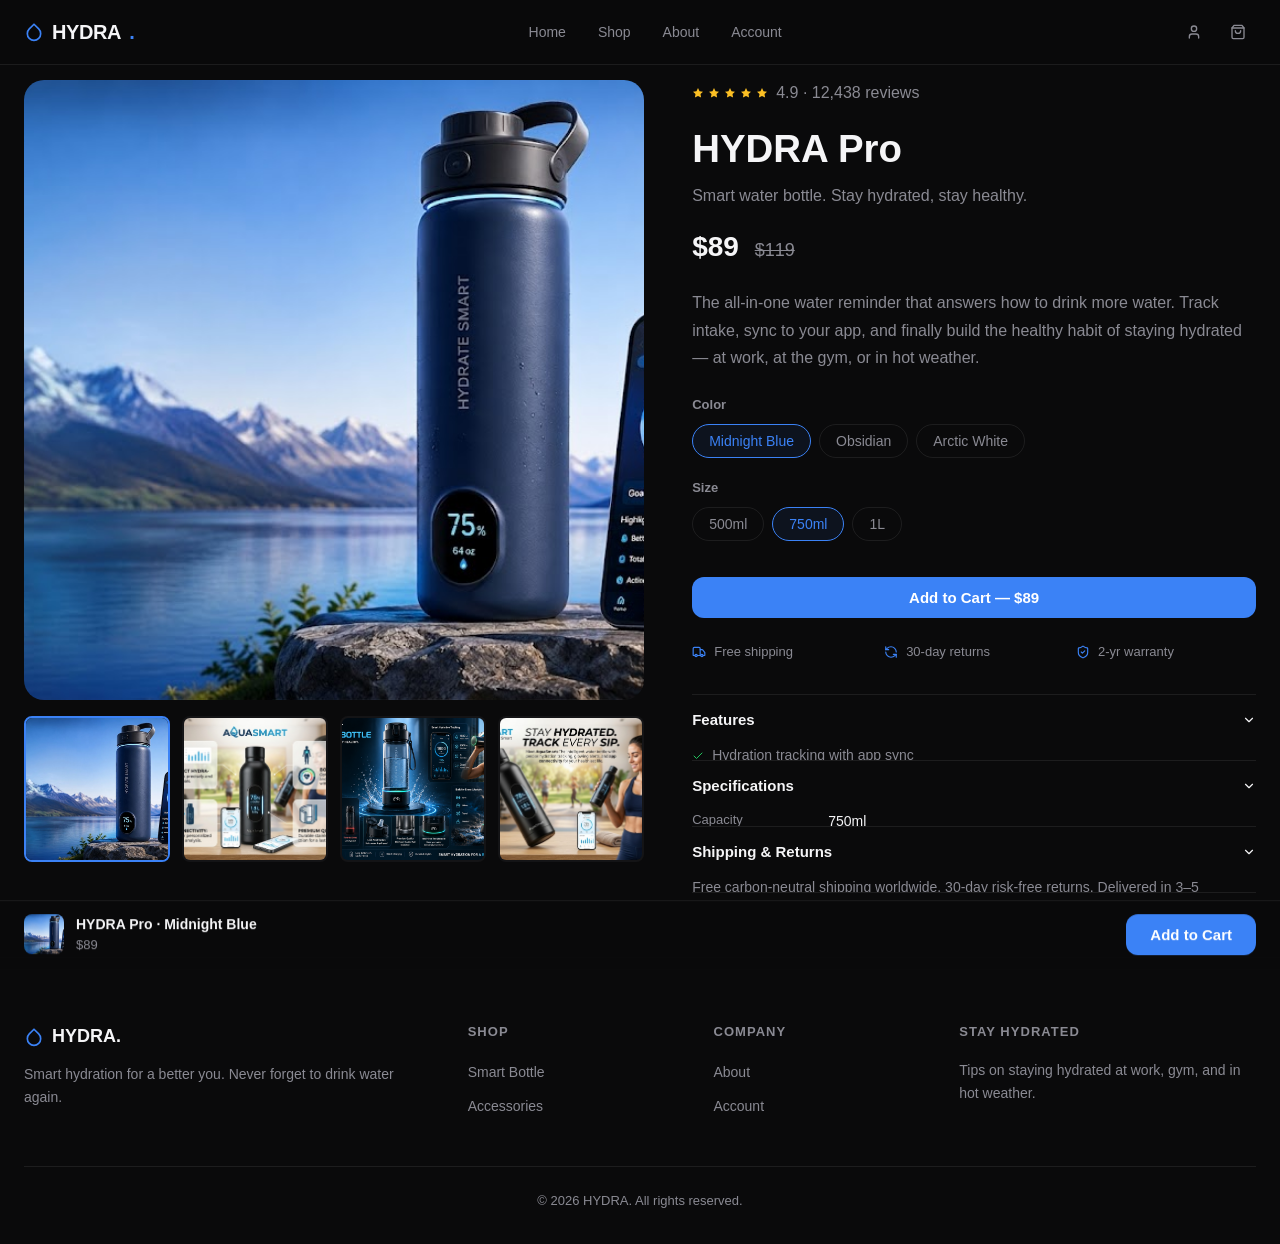
<file: product.html>
<!DOCTYPE html>
<html lang="en">
<head>
<meta charset="UTF-8">
<meta name="viewport" content="width=device-width, initial-scale=1.0">
<title>HYDRA Pro Smart Bottle — Shop</title>
<meta name="description" content="Shop the HYDRA Pro smart water bottle. Track daily intake, get water reminders, and stay hydrated at work, gym, or in hot weather.">
<link rel="stylesheet" href="styles.css">
</head>
<body>

<header class="site-header">
  <div class="nav-inner">
    <a href="index.html" class="brand">
      <svg width="20" height="20" viewBox="0 0 24 24" fill="none" stroke="currentColor" stroke-width="2" stroke-linecap="round" stroke-linejoin="round"><path d="M12 2.69 6.343 8.343a8 8 0 1 0 11.314 0z"/></svg>
      HYDRA<span class="dot">.</span>
    </a>
    <nav class="nav-links">
      <a href="index.html">Home</a>
      <a href="product.html">Shop</a>
      <a href="about.html">About</a>
      <a href="account.html">Account</a>
    </nav>
    <div class="nav-actions">
      <a href="account.html" class="icon-btn account-link" aria-label="Account">
        <svg width="16" height="16" viewBox="0 0 24 24" fill="none" stroke="currentColor" stroke-width="2" stroke-linecap="round" stroke-linejoin="round"><path d="M19 21v-2a4 4 0 0 0-4-4H9a4 4 0 0 0-4 4v2"/><circle cx="12" cy="7" r="4"/></svg>
      </a>
      <button class="icon-btn" data-open-cart aria-label="Cart">
        <svg width="16" height="16" viewBox="0 0 24 24" fill="none" stroke="currentColor" stroke-width="2" stroke-linecap="round" stroke-linejoin="round"><path d="M6 2 3 6v14a2 2 0 0 0 2 2h14a2 2 0 0 0 2-2V6l-3-4Z"/><path d="M3 6h18"/><path d="M16 10a4 4 0 0 1-8 0"/></svg>
        <span class="cart-badge" style="display:none;">0</span>
      </button>
      <button class="icon-btn mobile-menu-btn" aria-label="Menu">
        <svg width="16" height="16" viewBox="0 0 24 24" fill="none" stroke="currentColor" stroke-width="2" stroke-linecap="round" stroke-linejoin="round"><line x1="4" y1="6" x2="20" y2="6"/><line x1="4" y1="12" x2="20" y2="12"/><line x1="4" y1="18" x2="20" y2="18"/></svg>
      </button>
    </div>
  </div>
  <nav class="mobile-nav">
    <a href="index.html">Home</a>
    <a href="product.html">Shop</a>
    <a href="about.html">About</a>
    <a href="account.html">Account</a>
  </nav>
</header>

<div class="product-page">
  <div class="product-layout">
    <!-- Gallery -->
    <div>
      <div class="gallery-main">
        <img id="gallery-main-img" src="banner.jpg.jpg" alt="HYDRA Pro Smart Bottle">
      </div>
      <div class="gallery-thumbs">
        <button class="active" data-img="banner.png"><img src="banner.jpg.jpg" alt=""></button>
        <button data-img="features.png"><img src="features.jpg.jpg" alt=""></button>
        <button data-img="intro.jpg"><img src="intro.png" alt=""></button>
        <button data-imglifestyle.jpg"><img src="lifestyle.jpg (2).jpg" alt=""></button>
      </div>
    </div>

    <!-- Details -->
    <div>
      <div class="pdp-rating">
        <div class="stars">
          <svg width="12" height="12" viewBox="0 0 24 24"><polygon points="12 2 15.09 8.26 22 9.27 17 14.14 18.18 21.02 12 17.77 5.82 21.02 7 14.14 2 9.27 8.91 8.26 12 2"/></svg>
          <svg width="12" height="12" viewBox="0 0 24 24"><polygon points="12 2 15.09 8.26 22 9.27 17 14.14 18.18 21.02 12 17.77 5.82 21.02 7 14.14 2 9.27 8.91 8.26 12 2"/></svg>
          <svg width="12" height="12" viewBox="0 0 24 24"><polygon points="12 2 15.09 8.26 22 9.27 17 14.14 18.18 21.02 12 17.77 5.82 21.02 7 14.14 2 9.27 8.91 8.26 12 2"/></svg>
          <svg width="12" height="12" viewBox="0 0 24 24"><polygon points="12 2 15.09 8.26 22 9.27 17 14.14 18.18 21.02 12 17.77 5.82 21.02 7 14.14 2 9.27 8.91 8.26 12 2"/></svg>
          <svg width="12" height="12" viewBox="0 0 24 24"><polygon points="12 2 15.09 8.26 22 9.27 17 14.14 18.18 21.02 12 17.77 5.82 21.02 7 14.14 2 9.27 8.91 8.26 12 2"/></svg>
        </div>
        <span class="text-muted">4.9 · 12,438 reviews</span>
      </div>
      <h1 class="pdp-title">HYDRA Pro</h1>
      <p class="pdp-tagline">Smart water bottle. Stay hydrated, stay healthy.</p>
      <p class="pdp-price">$89 <span class="was">$119</span></p>

      <p class="pdp-desc">The all-in-one water reminder that answers how to drink more water. Track intake, sync to your app, and finally build the healthy habit of staying hydrated — at work, at the gym, or in hot weather.</p>

      <div class="option-group">
        <p class="option-label">Color</p>
        <div class="pill-group" id="color-group">
          <button class="pill active" data-value="Midnight Blue">Midnight Blue</button>
          <button class="pill" data-value="Obsidian">Obsidian</button>
          <button class="pill" data-value="Arctic White">Arctic White</button>
        </div>
      </div>

      <div class="option-group">
        <p class="option-label">Size</p>
        <div class="pill-group" id="size-group">
          <button class="pill" data-value="500ml">500ml</button>
          <button class="pill active" data-value="750ml">750ml</button>
          <button class="pill" data-value="1L">1L</button>
        </div>
      </div>

      <button class="btn btn-primary btn-block pdp-add-btn" id="pdp-add">Add to Cart — $89</button>

      <div class="perk-grid">
        <div class="perk"><svg width="14" height="14" viewBox="0 0 24 24" fill="none" stroke="currentColor" stroke-width="2" stroke-linecap="round" stroke-linejoin="round"><path d="M14 18V6a2 2 0 0 0-2-2H4a2 2 0 0 0-2 2v11a1 1 0 0 0 1 1h2"/><path d="M15 18H9"/><path d="M19 18h2a1 1 0 0 0 1-1v-3.65a1 1 0 0 0-.22-.624l-3.48-4.35A1 1 0 0 0 17.52 8H14"/><circle cx="17" cy="18" r="2"/><circle cx="7" cy="18" r="2"/></svg><span>Free shipping</span></div>
        <div class="perk"><svg width="14" height="14" viewBox="0 0 24 24" fill="none" stroke="currentColor" stroke-width="2" stroke-linecap="round" stroke-linejoin="round"><path d="M21 12a9 9 0 0 0-9-9 9.75 9.75 0 0 0-6.74 2.74L3 8"/><path d="M3 3v5h5"/><path d="M3 12a9 9 0 0 0 9 9 9.75 9.75 0 0 0 6.74-2.74L21 16"/><path d="M16 16h5v5"/></svg><span>30-day returns</span></div>
        <div class="perk"><svg width="14" height="14" viewBox="0 0 24 24" fill="none" stroke="currentColor" stroke-width="2" stroke-linecap="round" stroke-linejoin="round"><path d="M20 13c0 5-3.5 7.5-7.66 8.95a1 1 0 0 1-.67-.01C7.5 20.5 4 18 4 13V6a1 1 0 0 1 1-1c2 0 4.5-1.2 6.24-2.72a1.17 1.17 0 0 1 1.52 0C14.51 3.81 17 5 19 5a1 1 0 0 1 1 1z"/><path d="m9 12 2 2 4-4"/></svg><span>2-yr warranty</span></div>
      </div>

      <div class="spec-list">
        <div class="spec-item">
          <button class="spec-trigger" data-spec>
            Features
            <svg width="14" height="14" viewBox="0 0 24 24" fill="none" stroke="currentColor" stroke-width="2" stroke-linecap="round" stroke-linejoin="round"><polyline points="6 9 12 15 18 9"/></svg>
          </button>
          <div class="spec-panel">
            <div class="spec-panel-inner">
              <ul>
                <li><svg width="12" height="12" viewBox="0 0 24 24" fill="none" stroke="currentColor" stroke-width="2" stroke-linecap="round" stroke-linejoin="round"><polyline points="20 6 9 17 4 12"/></svg>Hydration tracking with app sync</li>
                <li><svg width="12" height="12" viewBox="0 0 24 24" fill="none" stroke="currentColor" stroke-width="2" stroke-linecap="round" stroke-linejoin="round"><polyline points="20 6 9 17 4 12"/></svg>LED glow water reminder</li>
                <li><svg width="12" height="12" viewBox="0 0 24 24" fill="none" stroke="currentColor" stroke-width="2" stroke-linecap="round" stroke-linejoin="round"><polyline points="20 6 9 17 4 12"/></svg>Real-time temperature display</li>
                <li><svg width="12" height="12" viewBox="0 0 24 24" fill="none" stroke="currentColor" stroke-width="2" stroke-linecap="round" stroke-linejoin="round"><polyline points="20 6 9 17 4 12"/></svg>7-day battery, USB-C</li>
                <li><svg width="12" height="12" viewBox="0 0 24 24" fill="none" stroke="currentColor" stroke-width="2" stroke-linecap="round" stroke-linejoin="round"><polyline points="20 6 9 17 4 12"/></svg>Leak-proof, BPA-free</li>
              </ul>
            </div>
          </div>
        </div>
        <div class="spec-item">
          <button class="spec-trigger" data-spec>
            Specifications
            <svg width="14" height="14" viewBox="0 0 24 24" fill="none" stroke="currentColor" stroke-width="2" stroke-linecap="round" stroke-linejoin="round"><polyline points="6 9 12 15 18 9"/></svg>
          </button>
          <div class="spec-panel">
            <div class="spec-panel-inner">
              <dl>
                <dt class="text-muted">Capacity</dt><dd id="spec-capacity">750ml</dd>
                <dt class="text-muted">Material</dt><dd>Double-wall stainless steel</dd>
                <dt class="text-muted">Battery</dt><dd>Up to 7 days</dd>
                <dt class="text-muted">Charging</dt><dd>USB-C</dd>
                <dt class="text-muted">Weight</dt><dd>380g</dd>
              </dl>
            </div>
          </div>
        </div>
        <div class="spec-item">
          <button class="spec-trigger" data-spec>
            Shipping & Returns
            <svg width="14" height="14" viewBox="0 0 24 24" fill="none" stroke="currentColor" stroke-width="2" stroke-linecap="round" stroke-linejoin="round"><polyline points="6 9 12 15 18 9"/></svg>
          </button>
          <div class="spec-panel">
            <div class="spec-panel-inner">
              <p>Free carbon-neutral shipping worldwide. 30-day risk-free returns. Delivered in 3–5 business days.</p>
            </div>
          </div>
        </div>
      </div>
    </div>
  </div>
</div>

<!-- Sticky add-to-cart bar -->
<div class="sticky-bar" id="sticky-bar">
  <div class="sticky-bar-inner">
    <div class="sticky-bar-left">
      <img src="banner.jpg.jpg" alt="">
      <div>
        <p id="sticky-name">HYDRA Pro · Midnight Blue</p>
        <p>$89</p>
      </div>
    </div>
    <button class="btn btn-primary" id="sticky-add">Add to Cart</button>
  </div>
</div>

<footer class="site-footer">
  <div class="footer-grid">
    <div class="footer-col">
      <div class="footer-brand">
        <svg width="20" height="20" viewBox="0 0 24 24" fill="none" stroke="currentColor" stroke-width="2" stroke-linecap="round" stroke-linejoin="round"><path d="M12 2.69 6.343 8.343a8 8 0 1 0 11.314 0z"/></svg>
        HYDRA.
      </div>
      <p class="text-muted" style="font-size:0.875rem;">Smart hydration for a better you. Never forget to drink water again.</p>
    </div>
    <div class="footer-col">
      <h4>Shop</h4>
      <ul><li><a href="product.html">Smart Bottle</a></li><li><a href="product.html">Accessories</a></li></ul>
    </div>
    <div class="footer-col">
      <h4>Company</h4>
      <ul><li><a href="about.html">About</a></li><li><a href="account.html">Account</a></li></ul>
    </div>
    <div class="footer-col">
      <h4>Stay hydrated</h4>
      <p class="text-muted" style="font-size:0.875rem;">Tips on staying hydrated at work, gym, and in hot weather.</p>
    </div>
  </div>
  <div class="footer-bottom">© <span id="year"></span> HYDRA. All rights reserved.</div>
</footer>

<div class="overlay" data-close-cart></div>
<aside class="cart-drawer">
  <div class="cart-drawer-head">
    <h3>Your Cart</h3>
    <button class="icon-btn" data-close-cart aria-label="Close cart">
      <svg width="16" height="16" viewBox="0 0 24 24" fill="none" stroke="currentColor" stroke-width="2" stroke-linecap="round" stroke-linejoin="round"><line x1="18" y1="6" x2="6" y2="18"/><line x1="6" y1="6" x2="18" y2="18"/></svg>
    </button>
  </div>
  <div class="cart-items"></div>
  <div class="cart-footer" style="display:none;">
    <div class="cart-subtotal"><span>Subtotal</span><span>$0.00</span></div>
    <a href="checkout.html" class="btn btn-primary btn-block">Checkout</a>
  </div>
</aside>

<script src="main.js"></script>
<script>
  document.getElementById("year").textContent = new Date().getFullYear();

  // Gallery
  const mainImg = document.getElementById("gallery-main-img");
  document.querySelectorAll(".gallery-thumbs button").forEach((btn) => {
    btn.addEventListener("click", () => {
      document.querySelectorAll(".gallery-thumbs button").forEach((b) => b.classList.remove("active"));
      btn.classList.add("active");
      mainImg.style.opacity = 0.5;
      mainImg.src = btn.dataset.img;
      requestAnimationFrame(() => { mainImg.style.transition = "opacity .4s"; mainImg.style.opacity = 1; });
    });
  });

  // Variant state
  let variant = "Midnight Blue";
  let size = "750ml";

  function selectPill(group, value, setter) {
    document.querySelectorAll(`#${group} .pill`).forEach((p) => p.classList.toggle("active", p.dataset.value === value));
    setter(value);
  }
  document.querySelectorAll("#color-group .pill").forEach((p) =>
    p.addEventListener("click", () => { selectPill("color-group", p.dataset.value, (v) => variant = v); updateStickyName(); })
  );
  document.querySelectorAll("#size-group .pill").forEach((p) =>
    p.addEventListener("click", () => {
      selectPill("size-group", p.dataset.value, (v) => size = v);
      document.getElementById("spec-capacity").textContent = size;
    })
  );

  function updateStickyName() {
    document.getElementById("sticky-name").textContent = `HYDRA Pro · ${variant}`;
  }

  function addToCart() {
    Cart.add({
      id: `hydra-pro-${variant}-${size}`,
      name: "HYDRA Pro Smart Bottle",
      price: 89,
      image: "C:\Users\hp\Desktop\images\banner.jpg.jpg",
      variant: `${variant} · ${size}`,
    });
    if (window.__openCart) window.__openCart();
  }
  document.getElementById("pdp-add").addEventListener("click", addToCart);
  document.getElementById("sticky-add").addEventListener("click", addToCart);

  // Specs accordion
  document.querySelectorAll("[data-spec]").forEach((btn) => {
    btn.addEventListener("click", () => {
      btn.closest(".spec-item").classList.toggle("open");
    });
  });

  // Sticky bar visibility
  const stickyBar = document.getElementById("sticky-bar");
  window.addEventListener("scroll", () => {
    stickyBar.classList.toggle("show", window.scrollY > 500);
  }, { passive: true });
</script>
</body>
</html>
</file>
<file: styles.css>
/* ============================================
   HYDRA — Design System
   ============================================ */

:root {
  --bg: #0a0a0b;
  --surface: #141416;
  --surface-2: #1c1c1f;
  --text: #f5f5f7;
  --text-muted: #8a8a93;
  --accent: #3b82f6;
  --accent-hover: #2563eb;
  --accent-glow: rgba(59, 130, 246, 0.25);
  --border: rgba(255,255,255,0.08);
  --radius: 12px;
  --radius-sm: 8px;
  --radius-lg: 20px;
  --shadow: 0 8px 32px rgba(0,0,0,0.4);
  --transition: 0.25s cubic-bezier(0.4,0,0.2,1);
  --font: -apple-system, BlinkMacSystemFont, "Segoe UI", Roboto, "Helvetica Neue", Arial, sans-serif;
}

* { margin: 0; padding: 0; box-sizing: border-box; }

html { scroll-behavior: smooth; }

body {
  font-family: var(--font);
  background: var(--bg);
  color: var(--text);
  line-height: 1.6;
  -webkit-font-smoothing: antialiased;
  overflow-x: hidden;
}

img { max-width: 100%; display: block; height: auto; }
a { color: inherit; text-decoration: none; }
button { font-family: inherit; cursor: pointer; border: none; background: none; color: inherit; }
ul { list-style: none; }

/* ============================================
   UTILITIES
   ============================================ */

.text-muted { color: var(--text-muted); }

.reveal {
  opacity: 0;
  transform: translateY(30px);
  transition: opacity 0.7s var(--transition), transform 0.7s var(--transition);
}
.reveal.visible {
  opacity: 1;
  transform: translateY(0);
}

/* ============================================
   HEADER & NAV
   ============================================ */

.site-header {
  position: fixed; top: 0; left: 0; right: 0; z-index: 100;
  background: rgba(10,10,11,0.75);
  backdrop-filter: blur(20px) saturate(1.2);
  -webkit-backdrop-filter: blur(20px) saturate(1.2);
  border-bottom: 1px solid var(--border);
}

.nav-inner {
  max-width: 1280px; margin: 0 auto;
  display: flex; align-items: center; justify-content: space-between;
  padding: 0 1.5rem; height: 64px;
}

.brand {
  display: flex; align-items: center; gap: 0.5rem;
  font-weight: 700; font-size: 1.25rem; letter-spacing: -0.02em;
  color: var(--text);
}
.brand svg { stroke: var(--accent); }
.brand .dot { color: var(--accent); }

.nav-links { display: flex; gap: 2rem; }
.nav-links a {
  font-size: 0.875rem; font-weight: 500; color: var(--text-muted);
  transition: color var(--transition);
}
.nav-links a:hover { color: var(--text); }

.nav-actions { display: flex; align-items: center; gap: 0.5rem; }

.icon-btn {
  width: 36px; height: 36px;
  display: flex; align-items: center; justify-content: center;
  border-radius: var(--radius-sm);
  color: var(--text-muted);
  transition: color var(--transition), background var(--transition);
  position: relative;
}
.icon-btn:hover { color: var(--text); background: var(--surface-2); }

.cart-badge {
  position: absolute; top: 2px; right: 2px;
  background: var(--accent); color: #fff;
  font-size: 0.625rem; font-weight: 700;
  width: 16px; height: 16px; border-radius: 50%;
  display: flex; align-items: center; justify-content: center;
}

.mobile-menu-btn { display: none; }

.mobile-nav {
  display: none;
  flex-direction: column;
  padding: 1rem 1.5rem;
  background: var(--surface);
  border-top: 1px solid var(--border);
  gap: 0.5rem;
}
.mobile-nav a {
  padding: 0.75rem 1rem; border-radius: var(--radius-sm);
  font-size: 0.9375rem; font-weight: 500; color: var(--text-muted);
  transition: background var(--transition), color var(--transition);
}
.mobile-nav a:hover { background: var(--surface-2); color: var(--text); }

/* ============================================
   BUTTONS
   ============================================ */

.btn {
  display: inline-flex; align-items: center; justify-content: center; gap: 0.5rem;
  padding: 0.75rem 1.5rem; border-radius: var(--radius);
  font-size: 0.9375rem; font-weight: 600;
  transition: all var(--transition);
}

.btn-primary {
  background: var(--accent); color: #fff;
  box-shadow: 0 0 0 0 var(--accent-glow);
}
.btn-primary:hover {
  background: var(--accent-hover);
  box-shadow: 0 0 20px var(--accent-glow);
  transform: translateY(-1px);
}
.btn-primary:disabled { opacity: 0.5; cursor: not-allowed; transform: none; }

.btn-outline {
  border: 1.5px solid var(--border);
  color: var(--text);
  background: transparent;
}
.btn-outline:hover { border-color: var(--text-muted); background: var(--surface); }

.btn-sm { padding: 0.5rem 1rem; font-size: 0.875rem; }
.btn-block { width: 100%; }

/* ============================================
   HERO
   ============================================ */

.hero {
  position: relative; min-height: 100vh;
  display: flex; align-items: center; justify-content: center;
  overflow: hidden;
}

.hero-media {
  position: absolute; inset: 0; z-index: 0;
}
.hero-media img {
  width: 100%; height: 100%; object-fit: cover;
  filter: brightness(0.45) saturate(0.9);
}

.hero-content {
  position: relative; z-index: 1;
  text-align: center; max-width: 680px;
  padding: 0 1.5rem;
}

.hero-badge {
  display: inline-flex; align-items: center; gap: 0.5rem;
  background: rgba(59,130,246,0.12);
  border: 1px solid rgba(59,130,246,0.2);
  color: var(--accent);
  font-size: 0.8125rem; font-weight: 600;
  padding: 0.4rem 0.9rem; border-radius: 100px;
  margin-bottom: 1.5rem;
}

.pulse-dot {
  width: 8px; height: 8px; border-radius: 50%;
  background: var(--accent);
  box-shadow: 0 0 8px var(--accent);
  animation: pulse 2s infinite;
}
@keyframes pulse {
  0%,100% { opacity: 1; transform: scale(1); }
  50% { opacity: 0.5; transform: scale(1.3); }
}

.hero-title {
  font-size: clamp(2.5rem, 6vw, 4.5rem);
  font-weight: 800; line-height: 1.05; letter-spacing: -0.03em;
  margin-bottom: 1.25rem;
}
.hero-title .grad {
  background: linear-gradient(135deg, #60a5fa, #a78bfa);
  -webkit-background-clip: text; -webkit-text-fill-color: transparent;
  background-clip: text;
}

.hero-sub {
  font-size: 1.125rem; color: var(--text-muted);
  max-width: 520px; margin: 0 auto 2rem;
  line-height: 1.7;
}

.hero-actions {
  display: flex; gap: 0.75rem; justify-content: center; flex-wrap: wrap;
}

.scroll-hint {
  position: absolute; bottom: 2rem; left: 50%; transform: translateX(-50%);
  font-size: 0.6875rem; font-weight: 600; letter-spacing: 0.15em;
  color: var(--text-muted); opacity: 0.6;
  animation: bounce 2s infinite;
}
@keyframes bounce {
  0%,100% { transform: translateX(-50%) translateY(0); }
  50% { transform: translateX(-50%) translateY(8px); }
}

/* ============================================
   SECTIONS
   ============================================ */

.section {
  max-width: 1280px; margin: 0 auto;
  padding: 6rem 1.5rem;
}

.eyebrow {
  font-size: 0.75rem; font-weight: 700; letter-spacing: 0.15em; text-transform: uppercase;
  color: var(--accent); margin-bottom: 0.75rem;
}

.h2 {
  font-size: clamp(1.75rem, 4vw, 2.75rem);
  font-weight: 700; line-height: 1.15; letter-spacing: -0.02em;
  margin-bottom: 1rem;
}

.body-text {
  font-size: 1.0625rem; color: var(--text-muted); line-height: 1.7;
  max-width: 540px;
}

.grid-2 {
  display: grid; grid-template-columns: 1fr 1fr; gap: 3rem; align-items: center;
}
.grid-3 {
  display: grid; grid-template-columns: repeat(3, 1fr); gap: 1.5rem;
}

.rounded-media {
  border-radius: var(--radius-lg); overflow: hidden;
  background: var(--surface);
}
.rounded-media img { width: 100%; height: 100%; object-fit: cover; }
.aspect-4-5 { aspect-ratio: 4/5; }
.aspect-5-4 { aspect-ratio: 5/4; }
.aspect-21-9 { aspect-ratio: 21/9; }

.media-card {
  border-radius: var(--radius-lg); overflow: hidden;
  background: var(--surface);
}
.media-card img { width: 100%; height: 100%; object-fit: cover; }

/* ============================================
   CHECK LIST
   ============================================ */

.check-list { margin-top: 1.5rem; display: flex; flex-direction: column; gap: 0.75rem; }
.check-list li {
  display: flex; align-items: center; gap: 0.75rem;
  font-size: 0.9375rem; color: var(--text-muted);
}
.bullet {
  width: 6px; height: 6px; border-radius: 50%;
  background: var(--accent); flex-shrink: 0;
}

/* ============================================
   FEATURE ROWS
   ============================================ */

.feature-row {
  display: flex; gap: 1rem; align-items: flex-start;
  padding: 1.25rem 0; border-bottom: 1px solid var(--border);
}
.feature-row:last-child { border-bottom: none; }
.feature-row h3 { font-size: 1rem; font-weight: 600; margin-bottom: 0.25rem; }
.feature-row p { font-size: 0.875rem; color: var(--text-muted); line-height: 1.6; }

.feature-icon {
  width: 40px; height: 40px; flex-shrink: 0;
  display: flex; align-items: center; justify-content: center;
  border-radius: var(--radius-sm);
  background: var(--surface-2); color: var(--accent);
}

/* ============================================
   WHY CHOOSE
   ============================================ */

.why-choose { background: var(--surface); border-radius: var(--radius-lg); padding: 2.5rem; }

.why-grid {
  display: grid; grid-template-columns: 220px 1fr; gap: 2rem; margin-top: 1.5rem;
}

.why-list { display: flex; flex-direction: column; gap: 0.5rem; }

.why-item {
  display: flex; align-items: center; gap: 0.75rem;
  padding: 0.875rem 1rem; border-radius: var(--radius-sm);
  font-size: 0.9375rem; font-weight: 500; color: var(--text-muted);
  transition: all var(--transition);
  text-align: left; width: 100%;
}
.why-item:hover { background: var(--surface-2); color: var(--text); }
.why-item.active { background: var(--surface-2); color: var(--text); box-shadow: inset 2px 0 0 var(--accent); }

.icon-wrap {
  width: 32px; height: 32px; border-radius: 8px;
  display: flex; align-items: center; justify-content: center;
  background: var(--bg); color: var(--accent);
}

.why-detail h3 { font-size: 1.25rem; font-weight: 700; margin-bottom: 0.5rem; }
.why-detail p { color: var(--text-muted); line-height: 1.6; margin-bottom: 1rem; }

.included {
  display: inline-flex; align-items: center; gap: 0.5rem;
  font-size: 0.8125rem; font-weight: 600; color: #22c55e;
  background: rgba(34,197,94,0.08); padding: 0.4rem 0.75rem; border-radius: 100px;
}

/* ============================================
   CHIPS
   ============================================ */

.chip-grid { display: flex; gap: 0.75rem; flex-wrap: wrap; margin-top: 1.5rem; }
.chip {
  display: inline-flex; align-items: center; gap: 0.5rem;
  padding: 0.5rem 1rem; border-radius: 100px;
  background: var(--surface); border: 1px solid var(--border);
  font-size: 0.875rem; font-weight: 500; color: var(--text-muted);
  transition: all var(--transition);
}
.chip:hover { border-color: var(--accent); color: var(--accent); }

/* ============================================
   PRODUCT CARDS
   ============================================ */

.section-head {
  display: flex; justify-content: space-between; align-items: flex-end;
  margin-bottom: 2rem;
}
.section-head a {
  font-size: 0.875rem; font-weight: 600; color: var(--accent);
  transition: opacity var(--transition);
}
.section-head a:hover { opacity: 0.8; }

.product-card { display: block; }
.product-card .media {
  position: relative; border-radius: var(--radius); overflow: hidden;
  background: var(--surface); aspect-ratio: 1;
  margin-bottom: 1rem;
}
.product-card .media img {
  width: 100%; height: 100%; object-fit: cover;
  transition: transform 0.6s var(--transition);
}
.product-card:hover .media img { transform: scale(1.05); }

.tag-badge {
  position: absolute; top: 0.75rem; left: 0.75rem;
  background: var(--accent); color: #fff;
  font-size: 0.6875rem; font-weight: 700;
  padding: 0.25rem 0.6rem; border-radius: 100px;
}

.product-meta {
  display: flex; justify-content: space-between; align-items: center;
}
.product-meta p:first-child { font-weight: 600; font-size: 0.9375rem; }
.product-meta p:last-child { color: var(--text-muted); font-weight: 500; }

/* ============================================
   TESTIMONIALS
   ============================================ */

.testi-head { text-align: center; margin-bottom: 3rem; }
.testi-head .stars { justify-content: center; margin-bottom: 1rem; }
.testi-head h2 { font-size: clamp(1.5rem, 3.5vw, 2.25rem); font-weight: 700; }

.stars { display: flex; gap: 0.25rem; color: #fbbf24; }
.stars svg { fill: currentColor; }

.testi-card {
  background: var(--surface); border-radius: var(--radius);
  padding: 1.75rem; border: 1px solid var(--border);
  transition: transform var(--transition), border-color var(--transition);
}
.testi-card:hover { transform: translateY(-4px); border-color: rgba(59,130,246,0.2); }
.testi-card .stars { margin-bottom: 1rem; }
.testi-card .quote {
  font-size: 0.9375rem; line-height: 1.7; color: var(--text-muted);
  margin-bottom: 1.25rem;
}
.testi-card .who .name { font-weight: 600; font-size: 0.875rem; }
.testi-card .who .role { font-size: 0.8125rem; color: var(--text-muted); }

/* ============================================
   CTA BOX
   ============================================ */

.cta-box {
  background: linear-gradient(135deg, var(--surface), var(--surface-2));
  border-radius: var(--radius-lg); padding: 4rem 2rem;
  text-align: center; border: 1px solid var(--border);
}
.cta-box h2 {
  font-size: clamp(1.75rem, 4vw, 2.75rem); font-weight: 700;
  margin-bottom: 0.75rem;
}
.cta-box p { color: var(--text-muted); margin-bottom: 1.75rem; }

/* ============================================
   QUICK BUY BAR
   ============================================ */

.quick-buy {
  position: fixed; bottom: 0; left: 0; right: 0; z-index: 90;
  background: rgba(10,10,11,0.9);
  backdrop-filter: blur(16px);
  -webkit-backdrop-filter: blur(16px);
  border-top: 1px solid var(--border);
  padding: 0.75rem 1.5rem;
  display: flex; align-items: center; justify-content: space-between; gap: 1rem;
  transform: translateY(100%);
  transition: transform 0.4s var(--transition);
}
.quick-buy.show { transform: translateY(0); }
.quick-buy img {
  width: 40px; height: 40px; border-radius: var(--radius-sm);
  object-fit: cover; background: var(--surface);
}
.quick-buy .info { flex: 1; }
.quick-buy .info p:first-child { font-weight: 600; font-size: 0.875rem; }
.quick-buy .info p:last-child { font-size: 0.8125rem; color: var(--text-muted); }

/* ============================================
   FOOTER
   ============================================ */

.site-footer {
  border-top: 1px solid var(--border);
  padding: 4rem 1.5rem 2rem;
  max-width: 1280px; margin: 0 auto;
}

.footer-grid {
  display: grid; grid-template-columns: 2fr 1fr 1fr 1.5fr; gap: 3rem;
  margin-bottom: 3rem;
}

.footer-brand {
  display: flex; align-items: center; gap: 0.5rem;
  font-weight: 700; font-size: 1.125rem; margin-bottom: 0.75rem;
}
.footer-brand svg { stroke: var(--accent); }

.footer-col h4 {
  font-size: 0.8125rem; font-weight: 700; letter-spacing: 0.08em; text-transform: uppercase;
  color: var(--text-muted); margin-bottom: 1rem;
}
.footer-col ul { display: flex; flex-direction: column; gap: 0.5rem; }
.footer-col a {
  font-size: 0.875rem; color: var(--text-muted);
  transition: color var(--transition);
}
.footer-col a:hover { color: var(--text); }

.footer-bottom {
  border-top: 1px solid var(--border); padding-top: 1.5rem;
  font-size: 0.8125rem; color: var(--text-muted); text-align: center;
}

/* ============================================
   CART DRAWER
   ============================================ */

.overlay {
  position: fixed; inset: 0; z-index: 140;
  background: rgba(0,0,0,0.6);
  opacity: 0; pointer-events: none;
  transition: opacity 0.3s;
}
.overlay.open { opacity: 1; pointer-events: auto; }

.cart-drawer {
  position: fixed; top: 0; right: 0; bottom: 0; z-index: 150;
  width: 100%; max-width: 420px;
  background: var(--bg);
  border-left: 1px solid var(--border);
  transform: translateX(100%);
  transition: transform 0.4s cubic-bezier(0.16,1,0.3,1);
  display: flex; flex-direction: column;
}
.cart-drawer.open { transform: translateX(0); }

.cart-drawer-head {
  display: flex; justify-content: space-between; align-items: center;
  padding: 1.25rem 1.5rem; border-bottom: 1px solid var(--border);
}
.cart-drawer-head h3 { font-size: 1.125rem; font-weight: 700; }

.cart-items {
  flex: 1; overflow-y: auto; padding: 1rem 1.5rem;
  display: flex; flex-direction: column; gap: 1rem;
}

.cart-item {
  display: flex; gap: 1rem; align-items: center;
  padding: 0.75rem; border-radius: var(--radius-sm);
  background: var(--surface); border: 1px solid var(--border);
}
.cart-item img {
  width: 56px; height: 56px; border-radius: var(--radius-sm);
  object-fit: cover; background: var(--surface-2);
}
.cart-item-body { flex: 1; min-width: 0; }
.cart-item-body p:first-child { font-weight: 600; font-size: 0.875rem; white-space: nowrap; overflow: hidden; text-overflow: ellipsis; }
.cart-item-body p:last-child { font-size: 0.75rem; color: var(--text-muted); }
.cart-item-qty {
  display: flex; align-items: center; gap: 0.5rem;
}
.cart-item-qty button {
  width: 28px; height: 28px; border-radius: 6px;
  background: var(--surface-2); color: var(--text-muted);
  font-size: 1rem; display: flex; align-items: center; justify-content: center;
  transition: all var(--transition);
}
.cart-item-qty button:hover { background: var(--accent); color: #fff; }
.cart-item-qty span { font-size: 0.875rem; font-weight: 600; min-width: 20px; text-align: center; }

.cart-item-remove {
  color: var(--text-muted); padding: 0.25rem;
  transition: color var(--transition);
}
.cart-item-remove:hover { color: #ef4444; }

.cart-empty {
  text-align: center; padding: 3rem 1rem; color: var(--text-muted);
}
.cart-empty a { color: var(--accent); font-weight: 600; }

.cart-footer {
  padding: 1.25rem 1.5rem; border-top: 1px solid var(--border);
}

.cart-subtotal {
  display: flex; justify-content: space-between; align-items: center;
  margin-bottom: 1rem; font-weight: 600;
}
.cart-subtotal span:last-child { font-size: 1.125rem; }

/* ============================================
   PRODUCT PAGE (PDP)
   ============================================ */

.product-page { padding-top: 80px; max-width: 1280px; margin: 0 auto; padding: 80px 1.5rem 4rem; }

.product-layout {
  display: grid; grid-template-columns: 1.1fr 1fr; gap: 3rem;
}

.gallery-main {
  border-radius: var(--radius-lg); overflow: hidden;
  background: var(--surface); aspect-ratio: 1;
  margin-bottom: 1rem;
}
.gallery-main img {
  width: 100%; height: 100%; object-fit: cover;
}

.gallery-thumbs {
  display: grid; grid-template-columns: repeat(4, 1fr); gap: 0.75rem;
}
.gallery-thumbs button {
  border-radius: var(--radius-sm); overflow: hidden;
  background: var(--surface); aspect-ratio: 1;
  border: 2px solid transparent;
  transition: border-color var(--transition);
  padding: 0;
}
.gallery-thumbs button.active { border-color: var(--accent); }
.gallery-thumbs button img { width: 100%; height: 100%; object-fit: cover; }

.pdp-rating { display: flex; align-items: center; gap: 0.5rem; margin-bottom: 0.75rem; }
.pdp-title { font-size: clamp(1.75rem, 3vw, 2.5rem); font-weight: 800; margin-bottom: 0.25rem; }
.pdp-tagline { color: var(--text-muted); margin-bottom: 1rem; }
.pdp-price { font-size: 1.75rem; font-weight: 700; margin-bottom: 1.25rem; }
.pdp-price .was {
  font-size: 1.125rem; color: var(--text-muted); text-decoration: line-through;
  margin-left: 0.5rem; font-weight: 500;
}
.pdp-desc { color: var(--text-muted); line-height: 1.7; margin-bottom: 1.5rem; }

.option-group { margin-bottom: 1.25rem; }
.option-label { font-size: 0.8125rem; font-weight: 600; color: var(--text-muted); margin-bottom: 0.5rem; }

.pill-group { display: flex; gap: 0.5rem; flex-wrap: wrap; }
.pill {
  padding: 0.5rem 1rem; border-radius: 100px;
  border: 1.5px solid var(--border); background: transparent;
  font-size: 0.875rem; font-weight: 500; color: var(--text-muted);
  transition: all var(--transition);
}
.pill:hover { border-color: var(--text-muted); color: var(--text); }
.pill.active { border-color: var(--accent); color: var(--accent); background: rgba(59,130,246,0.08); }

.pdp-add-btn { margin: 1rem 0 1.5rem; }

.perk-grid {
  display: grid; grid-template-columns: repeat(3, 1fr); gap: 0.75rem;
  margin-bottom: 2rem;
}
.perk {
  display: flex; align-items: center; gap: 0.5rem;
  font-size: 0.8125rem; color: var(--text-muted);
}
.perk svg { color: var(--accent); flex-shrink: 0; }

/* Specs */
.spec-list { border-top: 1px solid var(--border); }
.spec-item { border-bottom: 1px solid var(--border); }
.spec-trigger {
  display: flex; justify-content: space-between; align-items: center;
  width: 100%; padding: 1rem 0;
  font-size: 0.9375rem; font-weight: 600;
  transition: color var(--transition);
}
.spec-trigger:hover { color: var(--accent); }
.spec-trigger svg { transition: transform var(--transition); }
.spec-item.open .spec-trigger svg { transform: rotate(180deg); }

.spec-panel {
  display: grid; grid-template-rows: 0fr;
  transition: grid-template-rows 0.3s ease;
}
.spec-item.open .spec-panel { grid-template-rows: 1fr; }
.spec-panel-inner { overflow: hidden; padding-bottom: 1rem; }
.spec-panel-inner ul { display: flex; flex-direction: column; gap: 0.5rem; }
.spec-panel-inner li {
  display: flex; align-items: center; gap: 0.5rem;
  font-size: 0.875rem; color: var(--text-muted);
}
.spec-panel-inner li svg { color: #22c55e; flex-shrink: 0; }
.spec-panel-inner dl { display: grid; grid-template-columns: 120px 1fr; gap: 0.5rem 1rem; }
.spec-panel-inner dt { font-size: 0.8125rem; }
.spec-panel-inner dd { font-size: 0.875rem; font-weight: 500; }
.spec-panel-inner p { font-size: 0.875rem; color: var(--text-muted); line-height: 1.6; }

/* Sticky bar */
.sticky-bar {
  position: fixed; bottom: 0; left: 0; right: 0; z-index: 90;
  background: rgba(10,10,11,0.92);
  backdrop-filter: blur(16px);
  -webkit-backdrop-filter: blur(16px);
  border-top: 1px solid var(--border);
  transform: translateY(100%);
  transition: transform 0.4s var(--transition);
}
.sticky-bar.show { transform: translateY(0); }
.sticky-bar-inner {
  max-width: 1280px; margin: 0 auto;
  display: flex; align-items: center; justify-content: space-between;
  padding: 0.75rem 1.5rem; gap: 1rem;
}
.sticky-bar-left { display: flex; align-items: center; gap: 0.75rem; }
.sticky-bar-left img { width: 40px; height: 40px; border-radius: var(--radius-sm); object-fit: cover; }
.sticky-bar-left p:first-child { font-weight: 600; font-size: 0.875rem; }
.sticky-bar-left p:last-child { font-size: 0.8125rem; color: var(--text-muted); }

/* ============================================
   ABOUT PAGE
   ============================================ */

.about-hero {
  padding: 140px 1.5rem 4rem; max-width: 720px; margin: 0 auto;
  text-align: center;
}
.about-hero h1 {
  font-size: clamp(2rem, 5vw, 3rem); font-weight: 800;
  line-height: 1.1; margin-bottom: 1rem;
}
.about-hero > p:last-child { color: var(--text-muted); font-size: 1.0625rem; line-height: 1.7; }

.about-banner { max-width: 1280px; margin: 0 auto; padding: 0 1.5rem 4rem; }

.about-split {
  max-width: 1280px; margin: 0 auto; padding: 0 1.5rem 4rem;
  display: grid; grid-template-columns: 1fr 1fr; gap: 3rem; align-items: center;
}
.about-split img { border-radius: var(--radius-lg); width: 100%; aspect-ratio: 4/3; object-fit: cover; }
.about-split h2 { font-size: clamp(1.5rem, 3vw, 2rem); font-weight: 700; margin-bottom: 0.75rem; }
.about-split p { color: var(--text-muted); line-height: 1.7; }
.about-split.reverse { direction: rtl; }
.about-split.reverse > * { direction: ltr; }

.promise-section { max-width: 1280px; margin: 0 auto; padding: 4rem 1.5rem; }
.promise-section h2 { font-size: clamp(1.5rem, 3vw, 2rem); font-weight: 700; margin-bottom: 2rem; text-align: center; }

.promise-grid {
  display: grid; grid-template-columns: repeat(3, 1fr); gap: 1.5rem;
}
.promise-card {
  background: var(--surface); border-radius: var(--radius);
  padding: 2rem; border: 1px solid var(--border);
  transition: transform var(--transition), border-color var(--transition);
}
.promise-card:hover { transform: translateY(-4px); border-color: rgba(59,130,246,0.2); }
.promise-card .num { font-size: 0.75rem; font-weight: 700; color: var(--accent); margin-bottom: 0.75rem; }
.promise-card h3 { font-size: 1.125rem; font-weight: 700; margin-bottom: 0.5rem; }
.promise-card p { font-size: 0.875rem; color: var(--text-muted); line-height: 1.6; }

/* ============================================
   ACCOUNT PAGE
   ============================================ */

.account-page { padding: 100px 1.5rem 4rem; max-width: 960px; margin: 0 auto; }

.account-head {
  display: flex; justify-content: space-between; align-items: flex-end;
  margin-bottom: 2rem;
}
.account-head h1 { font-size: clamp(1.5rem, 3vw, 2rem); font-weight: 700; }
.member-since { font-size: 0.8125rem; color: var(--text-muted); }

.stat-grid {
  display: grid; grid-template-columns: repeat(4, 1fr); gap: 1rem;
  margin-bottom: 2.5rem;
}
.stat-card {
  background: var(--surface); border-radius: var(--radius);
  padding: 1.25rem; border: 1px solid var(--border);
  transition: border-color var(--transition);
}
.stat-card:hover { border-color: rgba(59,130,246,0.2); }
.stat-card svg { color: var(--accent); margin-bottom: 0.75rem; }
.stat-card .label { font-size: 0.75rem; color: var(--text-muted); margin-bottom: 0.25rem; }
.stat-card .value { font-size: 1.5rem; font-weight: 700; }

.account-grid {
  display: grid; grid-template-columns: 2fr 1fr; gap: 2rem;
}
.account-grid > div:first-child h2 { font-size: 1.125rem; font-weight: 700; margin-bottom: 1rem; }

.orders-table { display: flex; flex-direction: column; gap: 0.75rem; }
.order-item {
  display: grid; grid-template-columns: 2fr 1fr 1fr auto; gap: 1rem;
  align-items: center; padding: 1rem 1.25rem;
  background: var(--surface); border-radius: var(--radius-sm);
  border: 1px solid var(--border);
}
.order-item .item-name { font-weight: 600; font-size: 0.875rem; }
.order-item .item-id { font-size: 0.75rem; color: var(--text-muted); }
.order-item .item-date { font-size: 0.8125rem; color: var(--text-muted); }
.order-item .item-status {
  font-size: 0.75rem; font-weight: 600;
  background: rgba(34,197,94,0.1); color: #22c55e;
  padding: 0.25rem 0.6rem; border-radius: 100px; text-align: center;
}
.order-item .item-total { font-weight: 700; font-size: 0.9375rem; text-align: right; }

.hydration-aside {
  background: var(--surface); border-radius: var(--radius);
  padding: 1.5rem; border: 1px solid var(--border);
  position: sticky; top: 100px;
}
.hydration-aside h3 { font-size: 1rem; font-weight: 700; margin-bottom: 0.25rem; }
.hydration-aside > p { font-size: 0.8125rem; color: var(--text-muted); margin-bottom: 1.25rem; }

.hydration-value { margin-bottom: 1rem; }
.hydration-value .num { font-size: 2.5rem; font-weight: 800; color: var(--accent); }
.hydration-value .unit { font-size: 0.875rem; color: var(--text-muted); margin-left: 0.25rem; }

.progress-track {
  width: 100%; height: 6px; border-radius: 100px;
  background: var(--surface-2); overflow: hidden; margin-bottom: 0.75rem;
}
.progress-fill {
  height: 100%; width: 72%; border-radius: 100px;
  background: linear-gradient(90deg, var(--accent), #a78bfa);
}
.progress-label { font-size: 0.8125rem; color: var(--text-muted); }

/* ============================================
   CHECKOUT PAGE
   ============================================ */

.checkout-page { padding: 100px 1.5rem 4rem; max-width: 1100px; margin: 0 auto; }

.checkout-layout {
  display: grid; grid-template-columns: 1.2fr 0.8fr; gap: 3rem;
}

.form-section { margin-bottom: 2rem; }
.form-section h2 {
  font-size: 1.125rem; font-weight: 700; margin-bottom: 1rem;
  display: flex; align-items: center; gap: 0.5rem;
}
.form-section h2 .lock { color: var(--text-muted); }

.form-grid { display: flex; flex-direction: column; gap: 1rem; }

.field { display: flex; flex-direction: column; gap: 0.375rem; }
.field span { font-size: 0.8125rem; font-weight: 500; color: var(--text-muted); }
.field input {
  padding: 0.75rem 1rem; border-radius: var(--radius-sm);
  border: 1.5px solid var(--border); background: var(--surface);
  color: var(--text); font-size: 0.9375rem;
  transition: border-color var(--transition), box-shadow var(--transition);
}
.field input:focus {
  outline: none; border-color: var(--accent);
  box-shadow: 0 0 0 3px var(--accent-glow);
}
.field input::placeholder { color: var(--text-muted); opacity: 0.5; }

.form-row-2 { display: grid; grid-template-columns: 1fr 1fr; gap: 1rem; }
.form-row-3 { display: grid; grid-template-columns: 1fr 1fr 1fr; gap: 1rem; }

.order-summary {
  background: var(--surface); border-radius: var(--radius);
  padding: 1.5rem; border: 1px solid var(--border);
  position: sticky; top: 100px; height: fit-content;
}
.order-summary h3 { font-size: 1rem; font-weight: 700; margin-bottom: 1rem; }
.order-summary .empty { font-size: 0.875rem; color: var(--text-muted); }
.order-summary .empty a { color: var(--accent); font-weight: 600; }

.order-row {
  display: flex; gap: 0.75rem; align-items: center;
  padding: 0.75rem 0; border-bottom: 1px solid var(--border);
}
.order-row:last-of-type { border-bottom: none; }
.order-row img { width: 48px; height: 48px; border-radius: var(--radius-sm); object-fit: cover; }
.order-row-body { flex: 1; }
.order-row-body p:first-child { font-weight: 600; font-size: 0.875rem; }
.order-row-body p:last-child { font-size: 0.75rem; color: var(--text-muted); }
.order-row-price { font-weight: 700; font-size: 0.9375rem; }

.summary-totals { margin-top: 1rem; padding-top: 1rem; border-top: 1px solid var(--border); }
.summary-row { display: flex; justify-content: space-between; font-size: 0.875rem; color: var(--text-muted); margin-bottom: 0.5rem; }
.summary-row.bold { font-weight: 700; color: var(--text); font-size: 1rem; margin-top: 0.5rem; padding-top: 0.5rem; border-top: 1px solid var(--border); }

.order-confirmed {
  min-height: 60vh; display: flex; flex-direction: column;
  align-items: center; justify-content: center; text-align: center;
  padding: 6rem 1.5rem;
}
.check-circle {
  width: 72px; height: 72px; border-radius: 50%;
  background: rgba(34,197,94,0.1); color: #22c55e;
  display: flex; align-items: center; justify-content: center;
  margin-bottom: 1.5rem;
}
.order-confirmed h1 { font-size: clamp(1.75rem, 4vw, 2.5rem); font-weight: 700; margin-bottom: 0.75rem; }
.order-confirmed p { color: var(--text-muted); max-width: 400px; margin-bottom: 2rem; }

/* ============================================
   RESPONSIVE
   ============================================ */

@media (max-width: 1024px) {
  .product-layout { grid-template-columns: 1fr; }
  .checkout-layout { grid-template-columns: 1fr; }
  .account-grid { grid-template-columns: 1fr; }
  .why-grid { grid-template-columns: 1fr; }
  .promise-grid { grid-template-columns: 1fr; }
  .footer-grid { grid-template-columns: 1fr 1fr; gap: 2rem; }
}

@media (max-width: 768px) {
  .nav-links { display: none; }
  .mobile-menu-btn { display: flex; }
  .mobile-nav.open { display: flex; }

  .grid-2 { grid-template-columns: 1fr; gap: 2rem; }
  .grid-3 { grid-template-columns: 1fr; }
  .section { padding: 4rem 1rem; }

  .hero-actions { flex-direction: column; align-items: center; }
  .hero-actions .btn { width: 100%; max-width: 280px; }

  .stat-grid { grid-template-columns: repeat(2, 1fr); }
  .order-item { grid-template-columns: 1fr; gap: 0.5rem; }
  .form-row-2, .form-row-3 { grid-template-columns: 1fr; }

  .about-split { grid-template-columns: 1fr; }
  .about-split.reverse { direction: ltr; }

  .footer-grid { grid-template-columns: 1fr; gap: 1.5rem; }
  .cart-drawer { max-width: 100%; }
}

/* Toast notification */
.toast {
  position: fixed; bottom: 100px; left: 50%; transform: translateX(-50%) translateY(20px);
  background: var(--surface-2); color: var(--text);
  padding: 0.875rem 1.5rem; border-radius: var(--radius);
  border: 1px solid var(--border); box-shadow: var(--shadow);
  font-size: 0.875rem; font-weight: 500;
  opacity: 0; pointer-events: none;
  transition: all 0.4s cubic-bezier(0.16,1,0.3,1);
  z-index: 200; display: flex; align-items: center; gap: 0.5rem;
}
.toast.show { opacity: 1; transform: translateX(-50%) translateY(0); }
.toast svg { color: #22c55e; }
</file>
